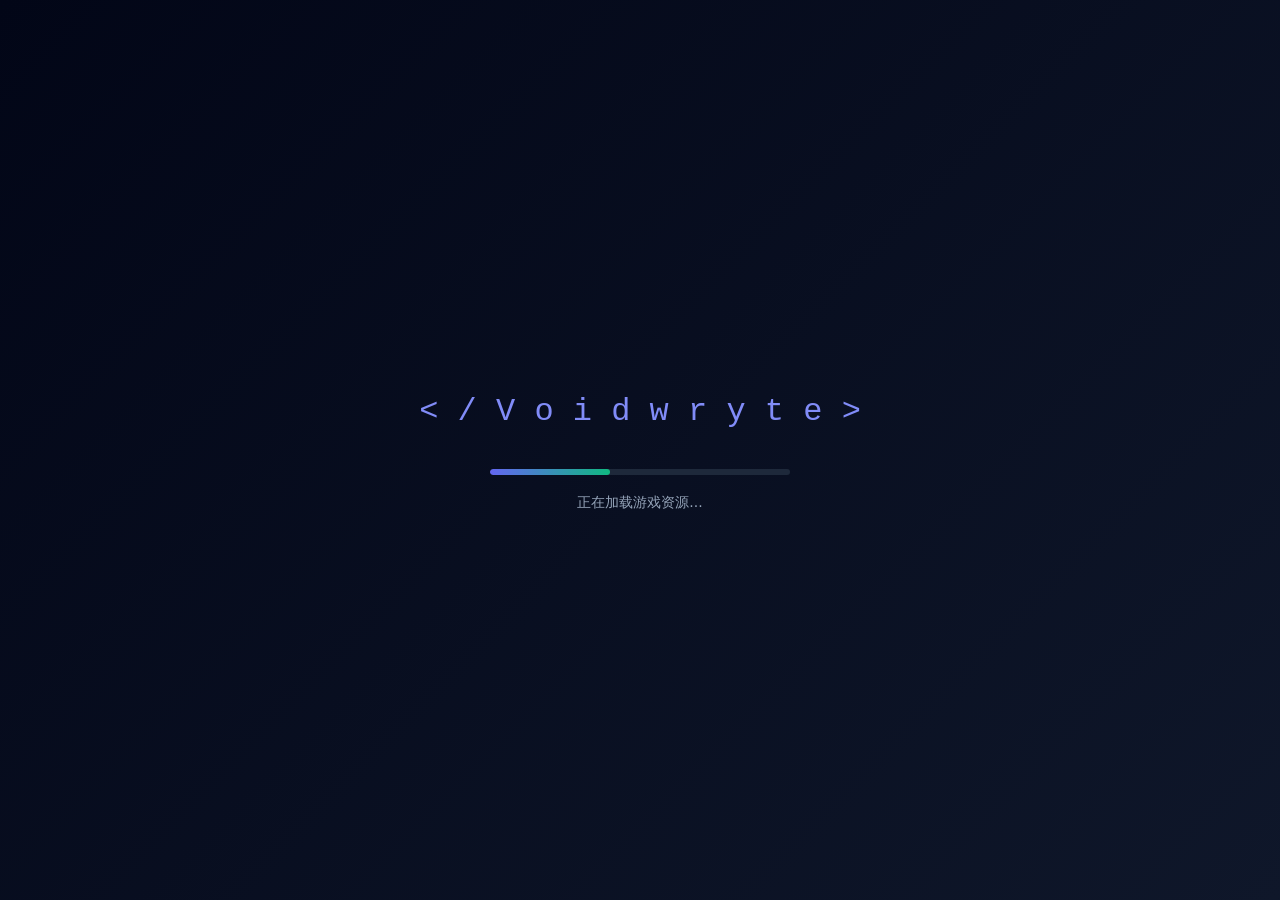
<file: index.html>
<!DOCTYPE html>
<html lang="zh-CN">
<head>
    <meta charset="UTF-8">
    <meta name="viewport" content="width=device-width, initial-scale=1.0">
    <title>Voidwryte - 编程主题休闲游戏</title>
    <link rel="manifest" href="manifest.json">
    <meta name="theme-color" content="#16213e">
    <meta name="description" content="一款面向零基础编程学习者的编程主题休闲游戏">
    <link rel="apple-touch-icon" href="data:image/svg+xml,<svg xmlns='http://www.w3.org/2000/svg' viewBox='0 0 512 512'><rect fill='%231a1a2e' width='512' height='512' rx='64'/><text x='256' y='320' font-size='280' text-anchor='middle' fill='%23e94560'>V</text></svg>">
    <link rel="stylesheet" href="style.css">
    <link rel="stylesheet" href="https://cdnjs.cloudflare.com/ajax/libs/font-awesome/6.5.1/css/all.min.css">
</head>
<body>
    <div id="loading-screen">
        <div class="loader-container">
            <div class="code-loader">
                <span class="code-char">&lt;</span>
                <span class="code-char">/</span>
                <span class="code-char">V</span>
                <span class="code-char">o</span>
                <span class="code-char">i</span>
                <span class="code-char">d</span>
                <span class="code-char">w</span>
                <span class="code-char">r</span>
                <span class="code-char">y</span>
                <span class="code-char">t</span>
                <span class="code-char">e</span>
                <span class="code-char">&gt;</span>
            </div>
            <div class="loading-bar-container">
                <div class="loading-bar" id="loading-bar"></div>
            </div>
            <p class="loading-text" id="loading-text">正在初始化开发环境...</p>
        </div>
    </div>

    <div id="main-menu" class="hidden">
        <div class="background-effects">
            <div class="matrix-rain" id="matrix-rain"></div>
            <div class="floating-code">
                <span class="code-snippet">{ }</span>
                <span class="code-snippet">&lt;/&gt;</span>
                <span class="code-snippet">( )</span>
                <span class="code-snippet">[ ]</span>
                <span class="code-snippet">=&gt;</span>
                <span class="code-snippet">++</span>
                <span class="code-snippet">/* */</span>
                <span class="code-snippet">===</span>
            </div>
        </div>

        <header class="game-header">
            <div class="logo-container">
                <div class="logo-icon">
                    <i class="fas fa-code"></i>
                </div>
                <h1 class="game-title">Voidwryte</h1>
                <p class="game-subtitle">编程主题休闲游戏</p>
            </div>
        </header>

        <main class="menu-content">
            <section class="intro-section">
                <div class="intro-card">
                    <div class="intro-icon">
                        <i class="fas fa-laptop-code"></i>
                    </div>
                    <h2>欢迎来到编程世界</h2>
                    <p>通过游戏化方式学习编程知识，从制作网站到开发APP，开启你的编程之旅</p>
                    <div class="feature-tags">
                        <span class="tag"><i class="fas fa-graduation-cap"></i> 新手友好</span>
                        <span class="tag"><i class="fas fa-gamepad"></i> 游戏化学习</span>
                        <span class="tag"><i class="fas fa-trophy"></i> 丰富奖励</span>
                    </div>
                </div>
            </section>

            <section class="menu-buttons">
                <button class="menu-btn primary-btn" id="btn-start-game">
                    <span class="btn-icon"><i class="fas fa-play"></i></span>
                    <span class="btn-text">开始游戏</span>
                </button>
                <button class="menu-btn secondary-btn" id="btn-tutorial">
                    <span class="btn-icon"><i class="fas fa-book-open"></i></span>
                    <span class="btn-text">新手引导</span>
                </button>
                <button class="menu-btn secondary-btn" id="btn-levels">
                    <span class="btn-icon"><i class="fas fa-layer-group"></i></span>
                    <span class="btn-text">关卡选择</span>
                </button>
                <button class="menu-btn secondary-btn" id="btn-rewards">
                    <span class="btn-icon"><i class="fas fa-gift"></i></span>
                    <span class="btn-text">奖励任务</span>
                </button>
                <button class="menu-btn secondary-btn" id="btn-profile">
                    <span class="btn-icon"><i class="fas fa-user"></i></span>
                    <span class="btn-text">个人中心</span>
                </button>
                <div class="secondary-buttons-row">
                    <button class="menu-btn small-btn" id="btn-leaderboard">
                        <span class="btn-icon"><i class="fas fa-crown"></i></span>
                        <span class="btn-text">排行榜</span>
                    </button>
                    <button class="menu-btn small-btn" id="btn-settings">
                        <span class="btn-icon"><i class="fas fa-cog"></i></span>
                        <span class="btn-text">设置</span>
                    </button>
                </div>
            </section>

            <section class="game-stats" id="game-stats">
                <div class="stat-item">
                    <i class="fas fa-layer-group"></i>
                    <span class="stat-value" id="stat-levels-completed">0</span>
                    <span class="stat-label">已通关关卡</span>
                </div>
                <div class="stat-item">
                    <i class="fas fa-star"></i>
                    <span class="stat-value" id="stat-total-score">0</span>
                    <span class="stat-label">总积分</span>
                </div>
                <div class="stat-item">
                    <i class="fas fa-medal"></i>
                    <span class="stat-value" id="stat-achievements">0</span>
                    <span class="stat-label">成就徽章</span>
                </div>
            </section>
        </main>

        <footer class="game-footer">
            <p>Voidwryte v1.0 | 让编程变得有趣</p>
        </footer>
    </div>

    <div id="notification-container"></div>

    <script src="script.js"></script>
    <script>
        document.addEventListener('DOMContentLoaded', function() {
            GameLoader.init();
        });
    </script>
</body>
</html>
</file>
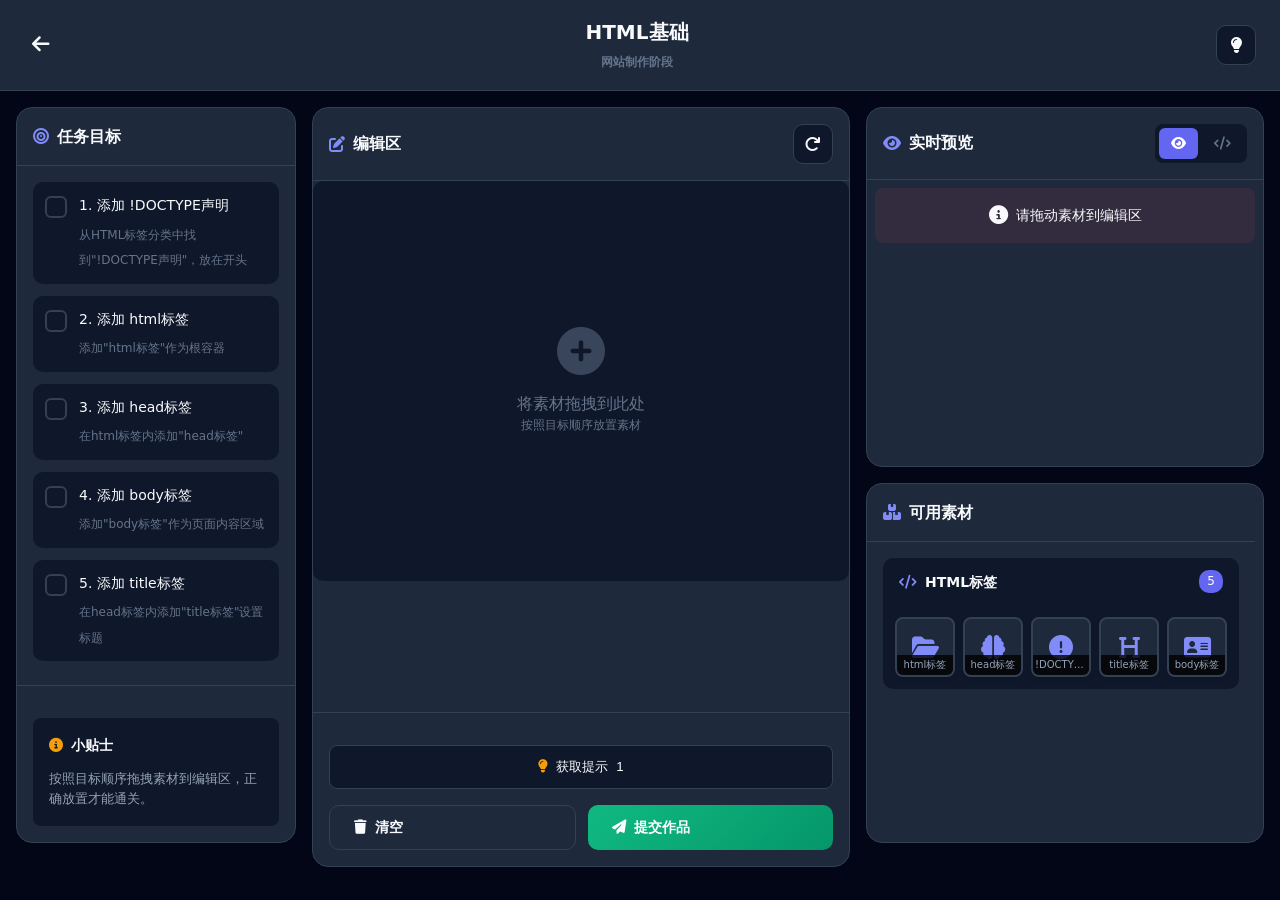
<file: game.html>
<!DOCTYPE html>
<html lang="zh-CN">
<head>
    <meta charset="UTF-8">
    <meta name="viewport" content="width=device-width, initial-scale=1.0">
    <title>游戏进行中 - Voidwryte</title>
    <link rel="stylesheet" href="style.css">
    <link rel="stylesheet" href="https://cdnjs.cloudflare.com/ajax/libs/font-awesome/6.5.1/css/all.min.css">
</head>
<body>
    <div class="page-container">
        <header class="page-header">
            <button class="back-btn" onclick="Game.navigateTo('levels.html')">
                <i class="fas fa-arrow-left"></i>
            </button>
            <div style="text-align: center;">
                <h1 class="page-title" id="current-level-name">关卡名称</h1>
                <span class="page-title" style="font-size: 0.75rem; color: var(--text-muted);" id="current-level-phase">网站制作阶段</span>
            </div>
            <div class="page-actions">
                <button class="icon-btn" title="提示次数" onclick="showHintsInfo()">
                    <i class="fas fa-lightbulb"></i>
                </button>
            </div>
        </header>

        <main class="page-content game-main-content">
            <div class="game-layout">
                <div class="game-panel objectives-panel" id="objectives-panel">
                    <div class="panel-header">
                        <div class="panel-title">
                            <i class="fas fa-bullseye"></i>
                            <span>任务目标</span>
                        </div>
                    </div>
                    <div class="panel-content scrollable-panel">
                        <div class="objectives-list" id="objectives-list">
                        </div>
                    </div>
                    <div class="panel-footer">
                        <div class="tips-panel">
                            <div class="tips-title">
                                <i class="fas fa-info-circle"></i>
                                <span>小贴士</span>
                            </div>
                            <div class="tips-content">
                                按照目标顺序拖拽素材到编辑区，正确放置才能通关。
                            </div>
                        </div>
                    </div>
                </div>

                <div class="game-panel editor-panel" id="editor-panel">
                    <div class="panel-header">
                        <div class="panel-title">
                            <i class="fas fa-edit"></i>
                            <span>编辑区</span>
                        </div>
                        <button class="icon-btn" id="reset-btn" title="重置编辑">
                            <i class="fas fa-redo"></i>
                        </button>
                    </div>
                    <div class="panel-content scrollable-panel" style="padding: 0;">
                        <div class="editor-area" id="editor-area">
                            <div class="drop-zone" id="editor-drop-zone">
                                <div class="editor-placeholder">
                                    <i class="fas fa-plus-circle"></i>
                                    <p>将素材拖拽到此处</p>
                                    <p style="font-size: 0.75rem;">按照目标顺序放置素材</p>
                                </div>
                            </div>
                        </div>
                    </div>
                    <div class="panel-footer">
                        <div class="hint-section">
                            <button class="hint-btn" id="hint-btn">
                                <i class="fas fa-lightbulb"></i>
                                <span>获取提示</span>
                                <span id="hints-remaining-inline">(剩余 <span id="hints-remaining">1</span> 次)</span>
                            </button>
                            <div class="hint-content" id="hint-content">
                                <div class="hint-header">
                                    <span class="hint-label"><i class="fas fa-lightbulb"></i> 提示</span>
                                    <button class="hint-close-btn" id="close-hint-btn"><i class="fas fa-times"></i></button>
                                </div>
                                <p id="hint-text">提示内容将在此处显示...</p>
                            </div>
                        </div>
                        <div class="game-controls">
                            <button class="btn btn-secondary" id="reset-editor-btn">
                                <i class="fas fa-trash"></i> 清空
                            </button>
                            <button class="btn btn-success" id="submit-btn">
                                <i class="fas fa-paper-plane"></i> 提交作品
                            </button>
                        </div>
                    </div>
                </div>

                <div class="right-panel-container">
                    <div class="game-panel preview-panel" id="preview-panel">
                        <div class="panel-header">
                            <div class="panel-title">
                                <i class="fas fa-eye"></i>
                                <span id="preview-title">实时预览</span>
                            </div>
                            <div class="preview-toggle">
                                <button class="preview-toggle-btn active" id="btn-preview-view" title="预览模式">
                                    <i class="fas fa-eye"></i>
                                </button>
                                <button class="preview-toggle-btn" id="btn-code-view" title="代码模式">
                                    <i class="fas fa-code"></i>
                                </button>
                            </div>
                        </div>
                        <div class="panel-content scrollable-panel" style="padding: 0.5rem;">
                            <div class="preview-frame" id="preview-frame-container">
                                <iframe class="preview-iframe" id="preview-iframe"></iframe>
                            </div>
                            <div class="code-view-container" id="code-view-container" style="display: none;">
                                <pre class="code-display" id="code-display"></pre>
                            </div>
                            <div class="preview-warning" id="preview-warning" style="display: none;">
                                <i class="fas fa-info-circle"></i>
                                <span>请拖动素材到编辑区</span>
                            </div>
                        </div>
                    </div>

                    <div class="game-panel materials-panel" id="materials-panel">
                        <div class="panel-header">
                            <div class="panel-title">
                                <i class="fas fa-boxes"></i>
                                <span>可用素材</span>
                            </div>
                        </div>
                        <div class="panel-content scrollable-panel">
                            <div class="material-categories" id="material-categories">
                            </div>
                        </div>
                    </div>
                </div>
            </div>
        </main>
    </div>

    <div id="notification-container"></div>

    <script src="script.js"></script>
</body>
</html>
</file>
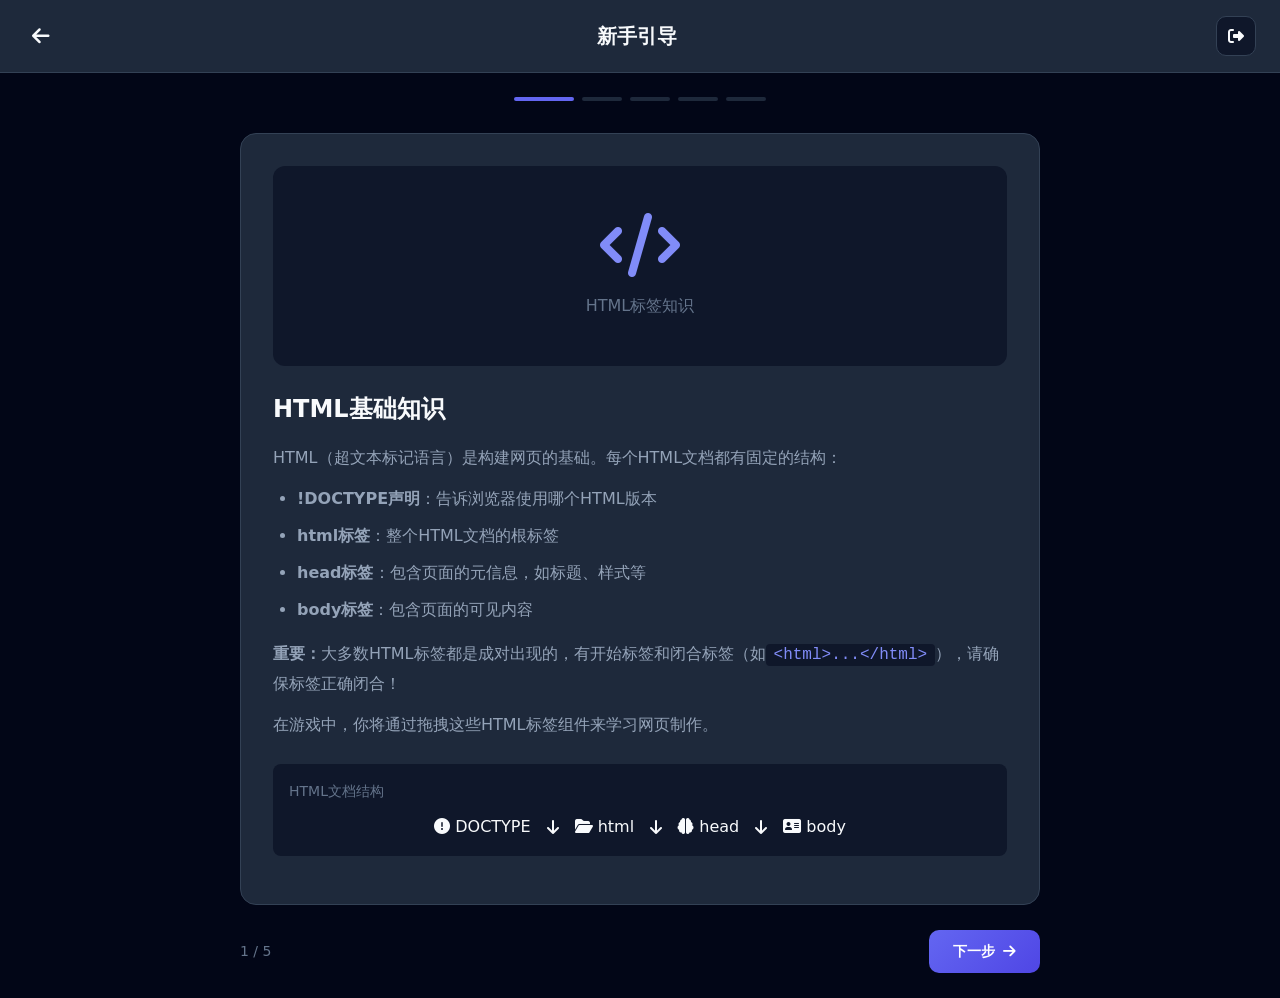
<file: guide.html>
<!DOCTYPE html>
<html lang="zh-CN">
<head>
    <meta charset="UTF-8">
    <meta name="viewport" content="width=device-width, initial-scale=1.0">
    <title>新手引导 - Voidwryte</title>
    <link rel="stylesheet" href="style.css">
    <link rel="stylesheet" href="https://cdnjs.cloudflare.com/ajax/libs/font-awesome/6.5.1/css/all.min.css">
</head>
<body>
    <div class="page-container">
        <header class="page-header">
            <button class="back-btn" id="guide-back">
                <i class="fas fa-arrow-left"></i>
            </button>
            <h1 class="page-title">新手引导</h1>
            <div class="page-actions">
                <button class="icon-btn" id="guide-skip">
                    <i class="fas fa-sign-out-alt"></i>
                </button>
            </div>
        </header>

        <main class="page-content">
            <div class="guide-container">
                <div class="guide-progress">
                    <div class="guide-step-indicator active"></div>
                    <div class="guide-step-indicator"></div>
                    <div class="guide-step-indicator"></div>
                    <div class="guide-step-indicator"></div>
                    <div class="guide-step-indicator"></div>
                </div>

                <div class="guide-step active" data-step="1">
                    <div class="guide-card">
                        <div class="guide-image">
                            <div class="guide-image-placeholder">
                                <i class="fas fa-code"></i>
                                <p>HTML标签知识</p>
                            </div>
                        </div>
                        <h2 class="guide-title">HTML基础知识</h2>
                        <div class="guide-description">
                            <p>HTML（超文本标记语言）是构建网页的基础。每个HTML文档都有固定的结构：</p>
                            <ul>
                                <li><strong>!DOCTYPE声明</strong>：告诉浏览器使用哪个HTML版本</li>
                                <li><strong>html标签</strong>：整个HTML文档的根标签</li>
                                <li><strong>head标签</strong>：包含页面的元信息，如标题、样式等</li>
                                <li><strong>body标签</strong>：包含页面的可见内容</li>
                            </ul>
                            <p><strong>重要：</strong>大多数HTML标签都是成对出现的，有开始标签和闭合标签（如<code>&lt;html&gt;...&lt;/html&gt;</code>），请确保标签正确闭合！</p>
                            <p>在游戏中，你将通过拖拽这些HTML标签组件来学习网页制作。</p>
                        </div>
                        <div class="guide-demo">
                            <div class="guide-demo-title">HTML文档结构</div>
                            <div class="guide-demo-content">
                                <div class="guide-demo-item">
                                    <i class="fas fa-exclamation-circle"></i>
                                    <span>DOCTYPE</span>
                                </div>
                                <i class="fas fa-arrow-down"></i>
                                <div class="guide-demo-item">
                                    <i class="fas fa-folder-open"></i>
                                    <span>html</span>
                                </div>
                                <i class="fas fa-arrow-down"></i>
                                <div class="guide-demo-item">
                                    <i class="fas fa-brain"></i>
                                    <span>head</span>
                                </div>
                                <i class="fas fa-arrow-down"></i>
                                <div class="guide-demo-item">
                                    <i class="fas fa-address-card"></i>
                                    <span>body</span>
                                </div>
                            </div>
                        </div>
                    </div>
                </div>

                <div class="guide-step" data-step="2">
                    <div class="guide-card">
                        <div class="guide-image">
                            <div class="guide-image-placeholder">
                                <i class="fas fa-layer-group"></i>
                                <p>head标签详解</p>
                            </div>
                        </div>
                        <h2 class="guide-title">head标签的内容</h2>
                        <div class="guide-description">
                            <p>head标签包含页面的元信息，虽然在页面上看不到，但非常重要：</p>
                            <ul>
                                <li><strong>title标签</strong>：设置页面标题，显示在浏览器标签上</li>
                                <li><strong>meta标签</strong>：设置字符编码等元信息</li>
                                <li><strong>style标签</strong>：编写CSS样式</li>
                                <li><strong>link标签</strong>：引入外部CSS文件</li>
                                <li><strong>script标签</strong>：引入或编写JavaScript代码</li>
                            </ul>
                            <p>在关卡中，你将学会如何正确使用这些标签。</p>
                        </div>
                        <div class="guide-demo">
                            <div class="guide-demo-title">常用head标签</div>
                            <div class="guide-demo-content">
                                <div class="guide-demo-item">
                                    <i class="fas fa-heading"></i>
                                    <span>title</span>
                                </div>
                                <div class="guide-demo-item">
                                    <i class="fas fa-keyboard"></i>
                                    <span>meta</span>
                                </div>
                                <div class="guide-demo-item">
                                    <i class="fas fa-palette"></i>
                                    <span>style</span>
                                </div>
                                <div class="guide-demo-item">
                                    <i class="fas fa-terminal"></i>
                                    <span>script</span>
                                </div>
                            </div>
                        </div>
                    </div>
                </div>

                <div class="guide-step" data-step="3">
                    <div class="guide-card">
                        <div class="guide-image">
                            <div class="guide-image-placeholder">
                                <i class="fas fa-gamepad"></i>
                                <p>游戏界面说明</p>
                            </div>
                        </div>
                        <h2 class="guide-title">游戏界面介绍</h2>
                        <div class="guide-description">
                            <p>每个关卡的游戏界面包含以下区域：</p>
                            <ul>
                                <li><strong>目标区</strong>：显示当前关卡需要完成的目标任务</li>
                                <li><strong>素材区</strong>：提供各种可拖拽的素材组件，包括HTML标签</li>
                                <li><strong>编辑区</strong>：将素材按正确顺序拖拽到这里</li>
                                <li><strong>预览区</strong>：实时查看编辑成果</li>
                                <li><strong>提示区</strong>：当遇到困难时可以获取提示</li>
                            </ul>
                            <p>按照目标顺序拖拽素材到编辑区，顺序很重要！完成任务后点击提交按钮。</p>
                        </div>
                        <div class="guide-demo">
                            <div class="guide-demo-title">操作流程</div>
                            <div class="guide-demo-content">
                                <div class="guide-demo-item">
                                    <i class="fas fa-images"></i>
                                    <span>选择素材</span>
                                </div>
                                <i class="fas fa-arrow-right"></i>
                                <div class="guide-demo-item">
                                    <i class="fas fa-hand-rock"></i>
                                    <span>按顺序拖拽</span>
                                </div>
                                <i class="fas fa-arrow-right"></i>
                                <div class="guide-demo-item">
                                    <i class="fas fa-eye"></i>
                                    <span>预览效果</span>
                                </div>
                            </div>
                        </div>
                    </div>
                </div>

                <div class="guide-step" data-step="4">
                    <div class="guide-card">
                        <div class="guide-image">
                            <div class="guide-image-placeholder">
                                <i class="fas fa-gift"></i>
                                <p>奖励系统说明</p>
                            </div>
                        </div>
                        <h2 class="guide-title">关卡系统与奖励</h2>
                        <div class="guide-description">
                            <p>游戏分为三大阶段，共15个关卡：</p>
                            <ul>
                                <li><strong>网站制作阶段</strong>：学习HTML/CSS基础，制作各类网站</li>
                                <li><strong>Electron APP制作阶段</strong>：使用Electron框架开发桌面应用</li>
                                <li><strong>.NET APP制作阶段</strong>：使用.NET技术开发Windows应用</li>
                            </ul>
                            <p>完成关卡可以获得积分、经验值、解锁新素材！完美通关（顺序完全正确）可获得额外奖励。</p>
                        </div>
                        <div class="guide-demo">
                            <div class="guide-demo-title">奖励类型</div>
                            <div class="guide-demo-content">
                                <div class="guide-demo-item">
                                    <i class="fas fa-coins"></i>
                                    <span>积分</span>
                                </div>
                                <div class="guide-demo-item">
                                    <i class="fas fa-bolt"></i>
                                    <span>经验</span>
                                </div>
                                <div class="guide-demo-item">
                                    <i class="fas fa-images"></i>
                                    <span>素材</span>
                                </div>
                                <div class="guide-demo-item">
                                    <i class="fas fa-medal"></i>
                                    <span>徽章</span>
                                </div>
                            </div>
                        </div>
                    </div>
                </div>

                <div class="guide-step" data-step="5">
                    <div class="guide-card">
                        <div class="guide-image">
                            <div class="guide-image-placeholder">
                                <i class="fas fa-rocket"></i>
                                <p>开始冒险</p>
                            </div>
                        </div>
                        <h2 class="guide-title">准备开始</h2>
                        <div class="guide-description">
                            <p>你已经了解了HTML基础知识和游戏玩法。现在让我们开始编程冒险吧！</p>
                            <p><strong>重要提示：</strong></p>
                            <ul>
                                <li>HTML文档有严格的顺序，必须按正确顺序放置标签</li>
                                <li>从!DOCTYPE开始，然后是html、head、body</li>
                                <li>每个关卡的目标都会告诉你需要使用哪些标签</li>
                                <li>如果遇到困难，可以使用提示功能获取帮助</li>
                            </ul>
                            <p>按照关卡顺序逐步完成，你将掌握HTML、CSS和更多编程知识！</p>
                        </div>
                        <div class="guide-demo">
                            <div class="guide-demo-title">准备好了吗？</div>
                            <div class="guide-demo-content">
                                <div class="guide-demo-item ready">
                                    <i class="fas fa-check"></i>
                                    <span>开始学习！</span>
                                </div>
                            </div>
                        </div>
                    </div>
                </div>

                <div class="guide-step" id="electron-tutorial" style="display: none;">
                    <div class="guide-card">
                        <div class="guide-image">
                            <div class="guide-image-placeholder">
                                <i class="fas fa-desktop"></i>
                                <p>Electron开发</p>
                            </div>
                        </div>
                        <h2 class="guide-title">欢迎来到 Electron APP 制作阶段</h2>
                        <div class="guide-description">
                            <p>Electron是一个使用HTML、CSS和JavaScript构建跨平台桌面应用的框架。</p>
                            <p>在这个阶段，你将学习：</p>
                            <ul>
                                <li><strong>桌面应用结构</strong>：HTML页面作为应用界面</li>
                                <li><strong>主进程与渲染进程</strong>：Electron的核心概念</li>
                                <li><strong>原生API调用</strong>：访问系统功能</li>
                                <li><strong>打包发布</strong>：将应用打包成可执行文件</li>
                            </ul>
                            <p>每个Electron应用都从HTML页面开始，所以你仍然需要先构建HTML结构！</p>
                        </div>
                        <div class="guide-demo">
                            <div class="guide-demo-title">Electron应用结构</div>
                            <div class="guide-demo-content">
                                <div class="guide-demo-item">
                                    <i class="fas fa-code"></i>
                                    <span>HTML页面</span>
                                </div>
                                <i class="fas fa-arrow-right"></i>
                                <div class="guide-demo-item">
                                    <i class="fas fa-desktop"></i>
                                    <span>桌面窗口</span>
                                </div>
                                <i class="fas fa-arrow-right"></i>
                                <div class="guide-demo-item">
                                    <i class="fas fa-cog"></i>
                                    <span>系统API</span>
                                </div>
                            </div>
                        </div>
                    </div>
                </div>

                <div class="guide-step" id="dotnet-tutorial" style="display: none;">
                    <div class="guide-card">
                        <div class="guide-image">
                            <div class="guide-image-placeholder">
                                <i class="fas fa-window-maximize"></i>
                                <p>.NET开发</p>
                            </div>
                        </div>
                        <h2 class="guide-title">欢迎来到 .NET APP 制作阶段</h2>
                        <div class="guide-description">
                            <p>.NET是微软推出的跨平台开发框架，用于构建高性能的Windows应用程序。</p>
                            <p>在这个阶段，你将学习：</p>
                            <ul>
                                <li><strong>Windows窗体应用</strong>：创建原生Windows界面</li>
                                <li><strong>控件布局</strong>：按钮、文本框、菜单等</li>
                                <li><strong>事件处理</strong>：响应用户操作</li>
                                <li><strong>数据绑定</strong>：连接数据源</li>
                            </ul>
                            <p>虽然是.NET应用，但界面仍然使用HTML/CSS基础！</p>
                        </div>
                        <div class="guide-demo">
                            <div class="guide-demo-title">.NET应用特点</div>
                            <div class="guide-demo-content">
                                <div class="guide-demo-item">
                                    <i class="fas fa-windows"></i>
                                    <span>Windows原生</span>
                                </div>
                                <div class="guide-demo-item">
                                    <i class="fas fa-shield-alt"></i>
                                    <span>高性能</span>
                                </div>
                                <div class="guide-demo-item">
                                    <i class="fas fa-gem"></i>
                                    <span>丰富控件</span>
                                </div>
                                <div class="guide-demo-item">
                                    <i class="fas fa-link"></i>
                                    <span>数据库集成</span>
                                </div>
                            </div>
                        </div>
                    </div>
                </div>

                <div class="guide-navigation">
                    <span class="guide-nav-info" id="guide-step-info">1 / 5</span>
                    <button class="btn btn-secondary" id="guide-prev" style="visibility: hidden;">
                        <i class="fas fa-arrow-left"></i> 上一步
                    </button>
                    <button class="btn btn-primary" id="guide-next">
                        下一步 <i class="fas fa-arrow-right"></i>
                    </button>
                </div>
            </div>
        </main>
    </div>

    <div id="notification-container"></div>

    <script src="script.js"></script>
    <script>
        document.addEventListener('DOMContentLoaded', function() {
            const backBtn = document.getElementById('guide-back');
            const skipBtn = document.getElementById('guide-skip');
            
            backBtn.addEventListener('click', function() {
                Game.navigateTo('index.html');
            });
            
            skipBtn.addEventListener('click', function() {
                GameStorage.updateUserData({ settings: { ...GameStorage.getUserData().settings, showTutorial: false } });
                Game.navigateTo('levels.html');
            });
            
            initGuidePage();
        });
    </script>
</body>
</html>
</file>
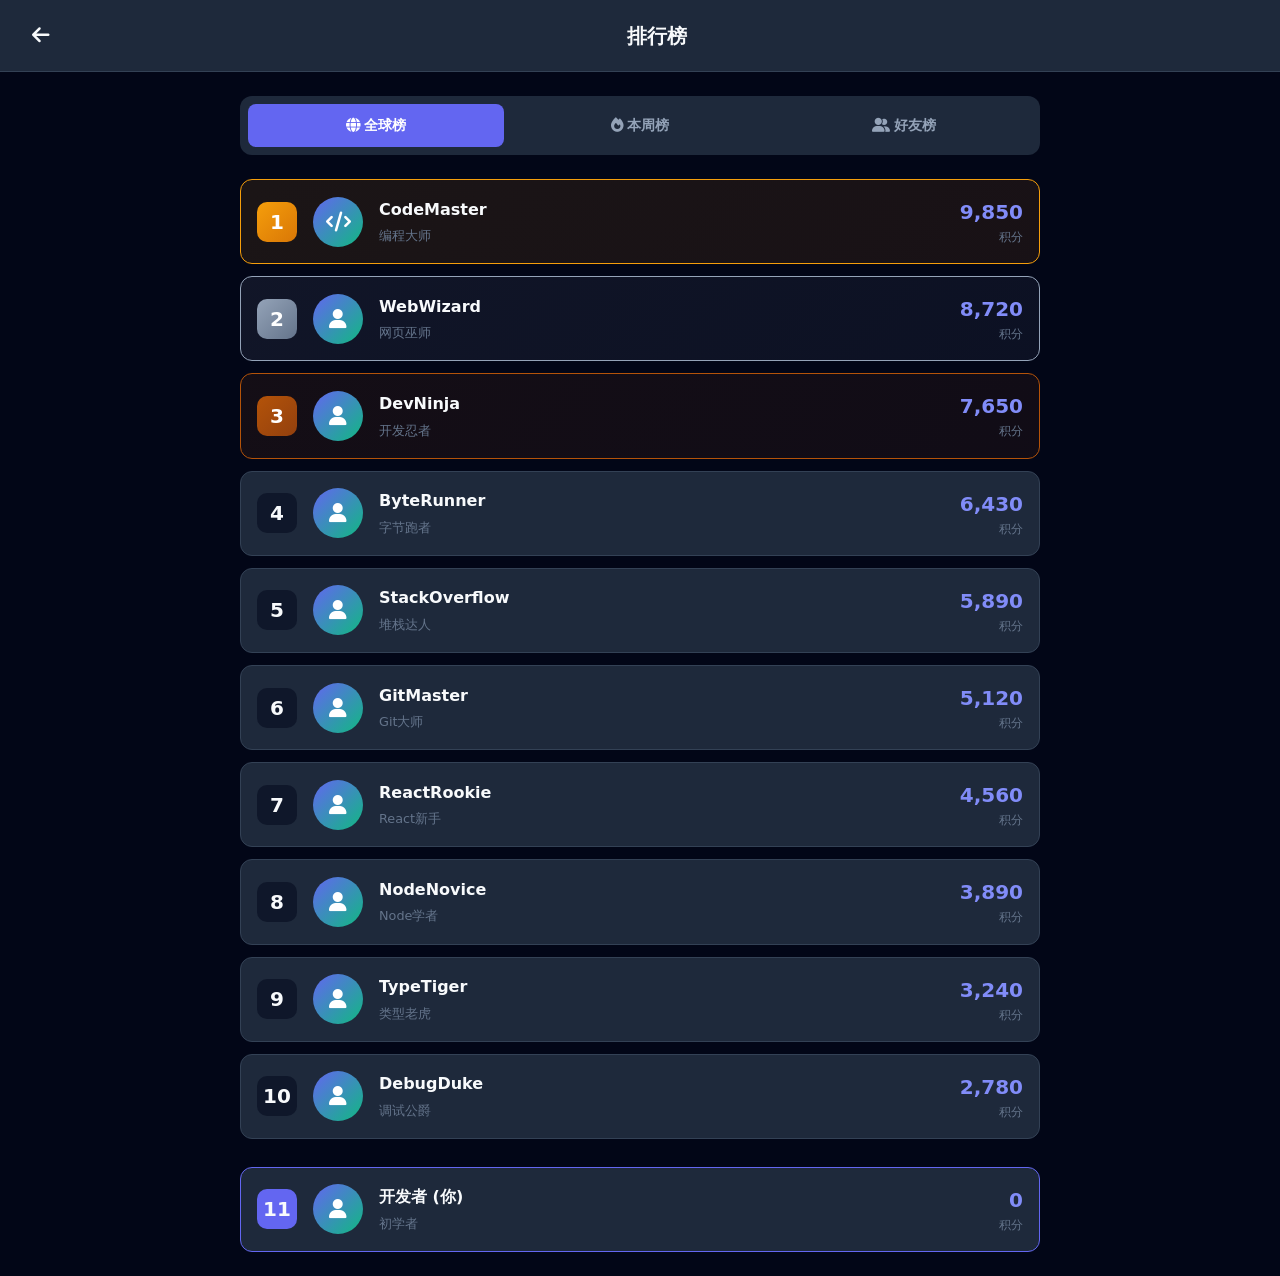
<file: leaderboard.html>
<!DOCTYPE html>
<html lang="zh-CN">
<head>
    <meta charset="UTF-8">
    <meta name="viewport" content="width=device-width, initial-scale=1.0">
    <title>排行榜 - Voidwryte</title>
    <link rel="stylesheet" href="style.css">
    <link rel="stylesheet" href="https://cdnjs.cloudflare.com/ajax/libs/font-awesome/6.5.1/css/all.min.css">
</head>
<body>
    <div class="page-container">
        <header class="page-header">
            <button class="back-btn" onclick="Game.navigateTo('index.html')">
                <i class="fas fa-arrow-left"></i>
            </button>
            <h1 class="page-title">排行榜</h1>
            <div class="page-actions">
            </div>
        </header>

        <main class="page-content">
            <div class="leaderboard-container">
                <div class="leaderboard-tabs">
                    <button class="leaderboard-tab active" data-tab="global">
                        <i class="fas fa-globe"></i> 全球榜
                    </button>
                    <button class="leaderboard-tab" data-tab="weekly">
                        <i class="fas fa-fire"></i> 本周榜
                    </button>
                    <button class="leaderboard-tab" data-tab="friends">
                        <i class="fas fa-user-friends"></i> 好友榜
                    </button>
                </div>

                <div class="leaderboard-list" id="leaderboard-list">
                </div>
            </div>
        </main>
    </div>

    <div id="notification-container"></div>

    <script src="script.js"></script>
    <script>
        document.addEventListener('DOMContentLoaded', function() {
            initLeaderboardPage();
        });
    </script>
</body>
</html>
</file>
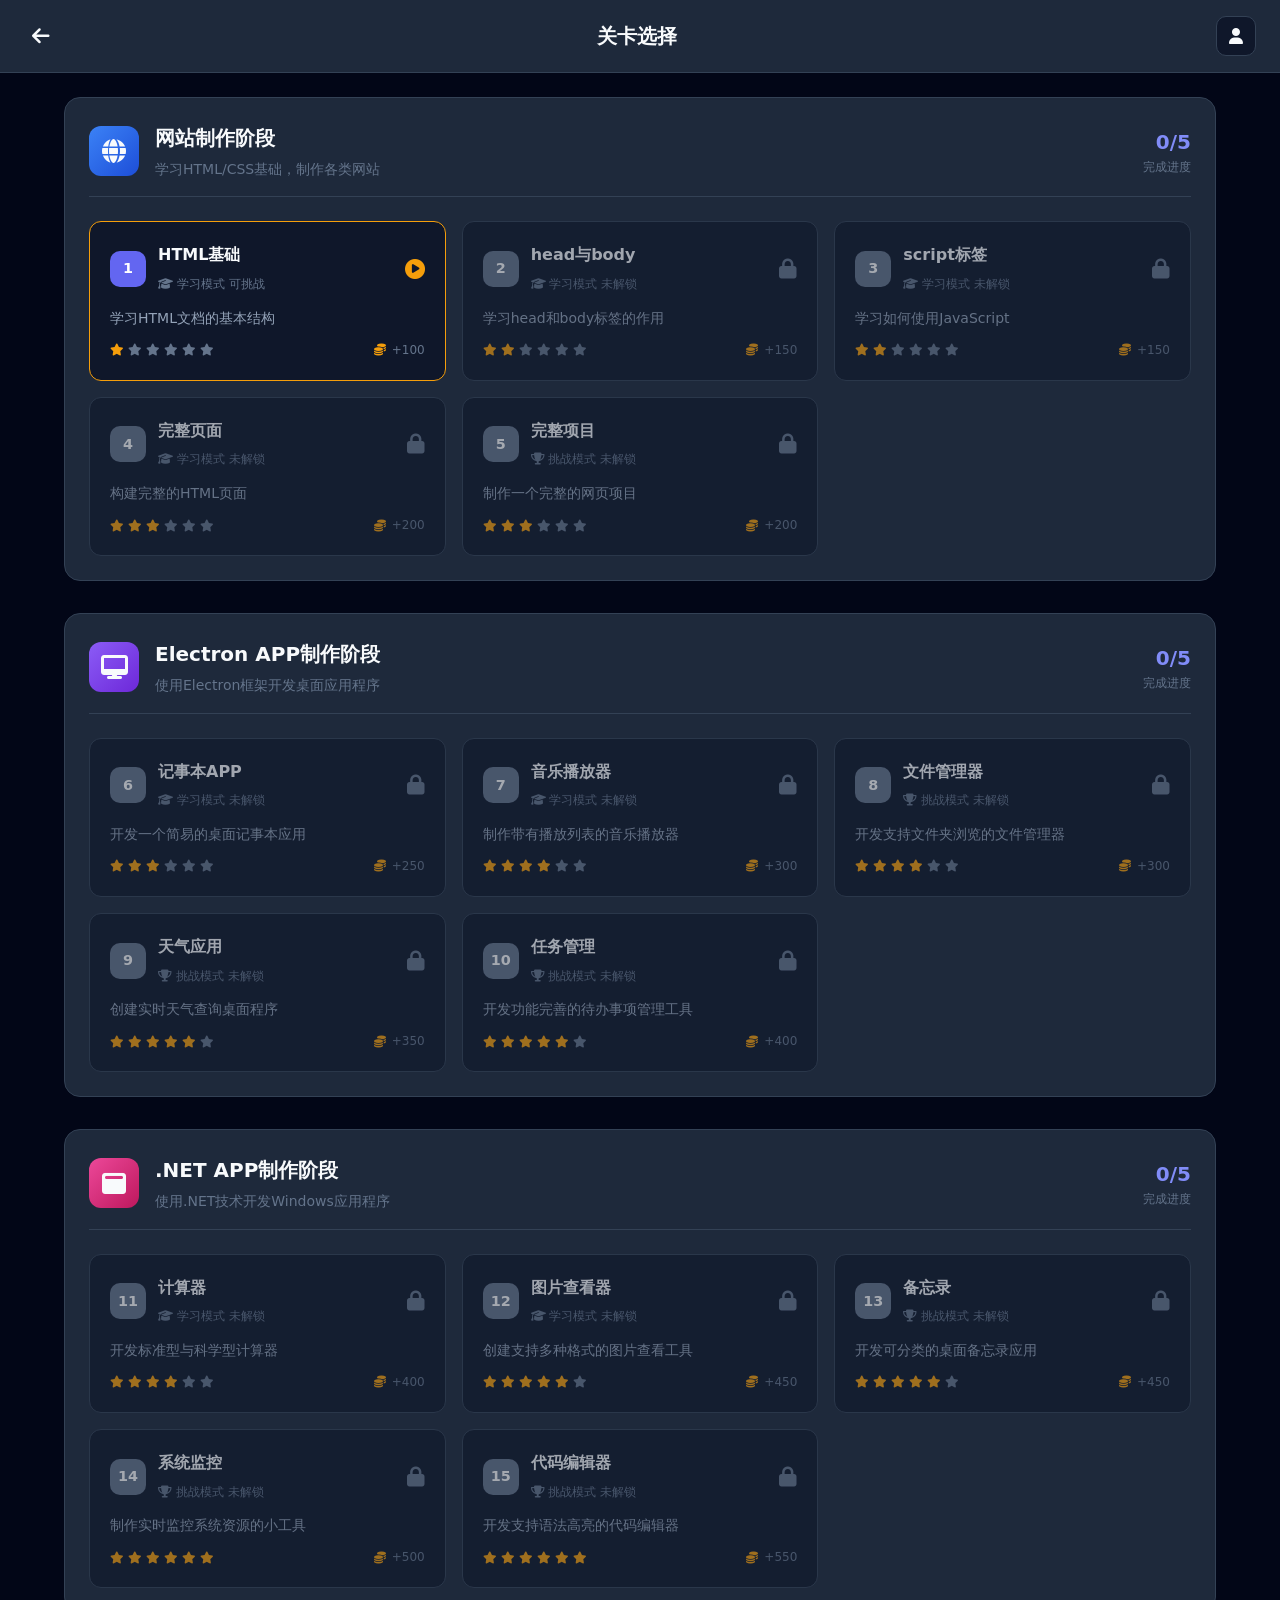
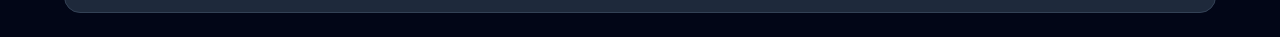
<file: levels.html>
<!DOCTYPE html>
<html lang="zh-CN">
<head>
    <meta charset="UTF-8">
    <meta name="viewport" content="width=device-width, initial-scale=1.0">
    <title>关卡选择 - Voidwryte</title>
    <link rel="stylesheet" href="style.css">
    <link rel="stylesheet" href="https://cdnjs.cloudflare.com/ajax/libs/font-awesome/6.5.1/css/all.min.css">
</head>
<body>
    <div class="page-container">
        <header class="page-header">
            <button class="back-btn" onclick="Game.navigateTo('index.html')">
                <i class="fas fa-arrow-left"></i>
            </button>
            <h1 class="page-title">关卡选择</h1>
            <div class="page-actions">
                <button class="icon-btn" onclick="Game.navigateTo('profile.html')">
                    <i class="fas fa-user"></i>
                </button>
            </div>
        </header>

        <main class="page-content">
            <div class="levels-container" id="levels-phases">
            </div>
        </main>
    </div>

    <div id="notification-container"></div>

    <script src="script.js"></script>
    <script>
        document.addEventListener('DOMContentLoaded', function() {
            initLevelsPage();
        });
    </script>
</body>
</html>
</file>
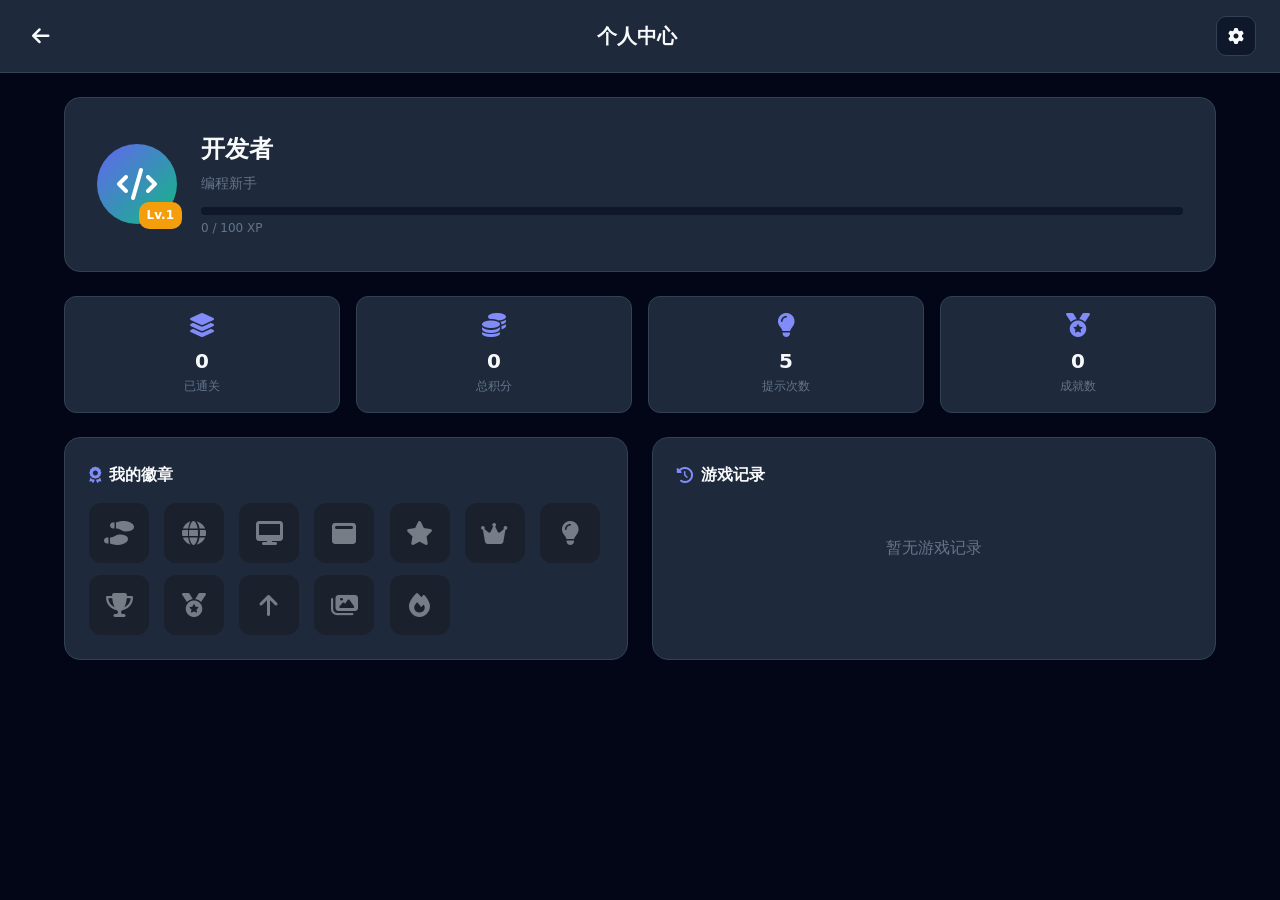
<file: profile.html>
<!DOCTYPE html>
<html lang="zh-CN">
<head>
    <meta charset="UTF-8">
    <meta name="viewport" content="width=device-width, initial-scale=1.0">
    <title>个人中心 - Voidwryte</title>
    <link rel="stylesheet" href="style.css">
    <link rel="stylesheet" href="https://cdnjs.cloudflare.com/ajax/libs/font-awesome/6.5.1/css/all.min.css">
</head>
<body>
    <div class="page-container">
        <header class="page-header">
            <button class="back-btn" onclick="Game.navigateTo('index.html')">
                <i class="fas fa-arrow-left"></i>
            </button>
            <h1 class="page-title">个人中心</h1>
            <div class="page-actions">
                <button class="icon-btn" onclick="Game.navigateTo('settings.html')">
                    <i class="fas fa-cog"></i>
                </button>
            </div>
        </header>

        <main class="page-content">
            <div class="profile-container">
                <div class="profile-header">
                    <div class="profile-avatar">
                        <i class="fas fa-code"></i>
                        <span class="profile-level-badge" id="profile-level">Lv.1</span>
                    </div>
                    <div class="profile-info">
                        <h2 class="profile-name" id="profile-name">开发者</h2>
                        <p class="profile-title" id="profile-title">编程新手</p>
                        <div class="profile-xp-bar">
                            <div class="profile-xp-fill" id="profile-xp-fill" style="width: 0%;"></div>
                        </div>
                        <p class="profile-xp-text" id="profile-xp-text">0 / 100 XP</p>
                    </div>
                </div>

                <div class="profile-stats-grid">
                    <div class="profile-stat-card">
                        <i class="fas fa-layer-group"></i>
                        <div class="profile-stat-value" id="stat-levels">0</div>
                        <div class="profile-stat-label">已通关</div>
                    </div>
                    <div class="profile-stat-card">
                        <i class="fas fa-coins"></i>
                        <div class="profile-stat-value" id="stat-score">0</div>
                        <div class="profile-stat-label">总积分</div>
                    </div>
                    <div class="profile-stat-card">
                        <i class="fas fa-lightbulb"></i>
                        <div class="profile-stat-value" id="stat-hints">5</div>
                        <div class="profile-stat-label">提示次数</div>
                    </div>
                    <div class="profile-stat-card">
                        <i class="fas fa-medal"></i>
                        <div class="profile-stat-value" id="stat-achievements-count">0</div>
                        <div class="profile-stat-label">成就数</div>
                    </div>
                </div>

                <div class="profile-content">
                    <section class="profile-section">
                        <h3 class="profile-section-title">
                            <i class="fas fa-award"></i>
                            <span>我的徽章</span>
                        </h3>
                        <div class="badges-grid" id="badges-grid">
                        </div>
                    </section>

                    <section class="profile-section">
                        <h3 class="profile-section-title">
                            <i class="fas fa-history"></i>
                            <span>游戏记录</span>
                        </h3>
                        <div class="history-list" id="history-list">
                        </div>
                    </section>
                </div>
            </div>
        </main>
    </div>

    <div id="notification-container"></div>

    <script src="script.js"></script>
    <script>
        document.addEventListener('DOMContentLoaded', function() {
            initProfilePage();
        });
    </script>
</body>
</html>
</file>
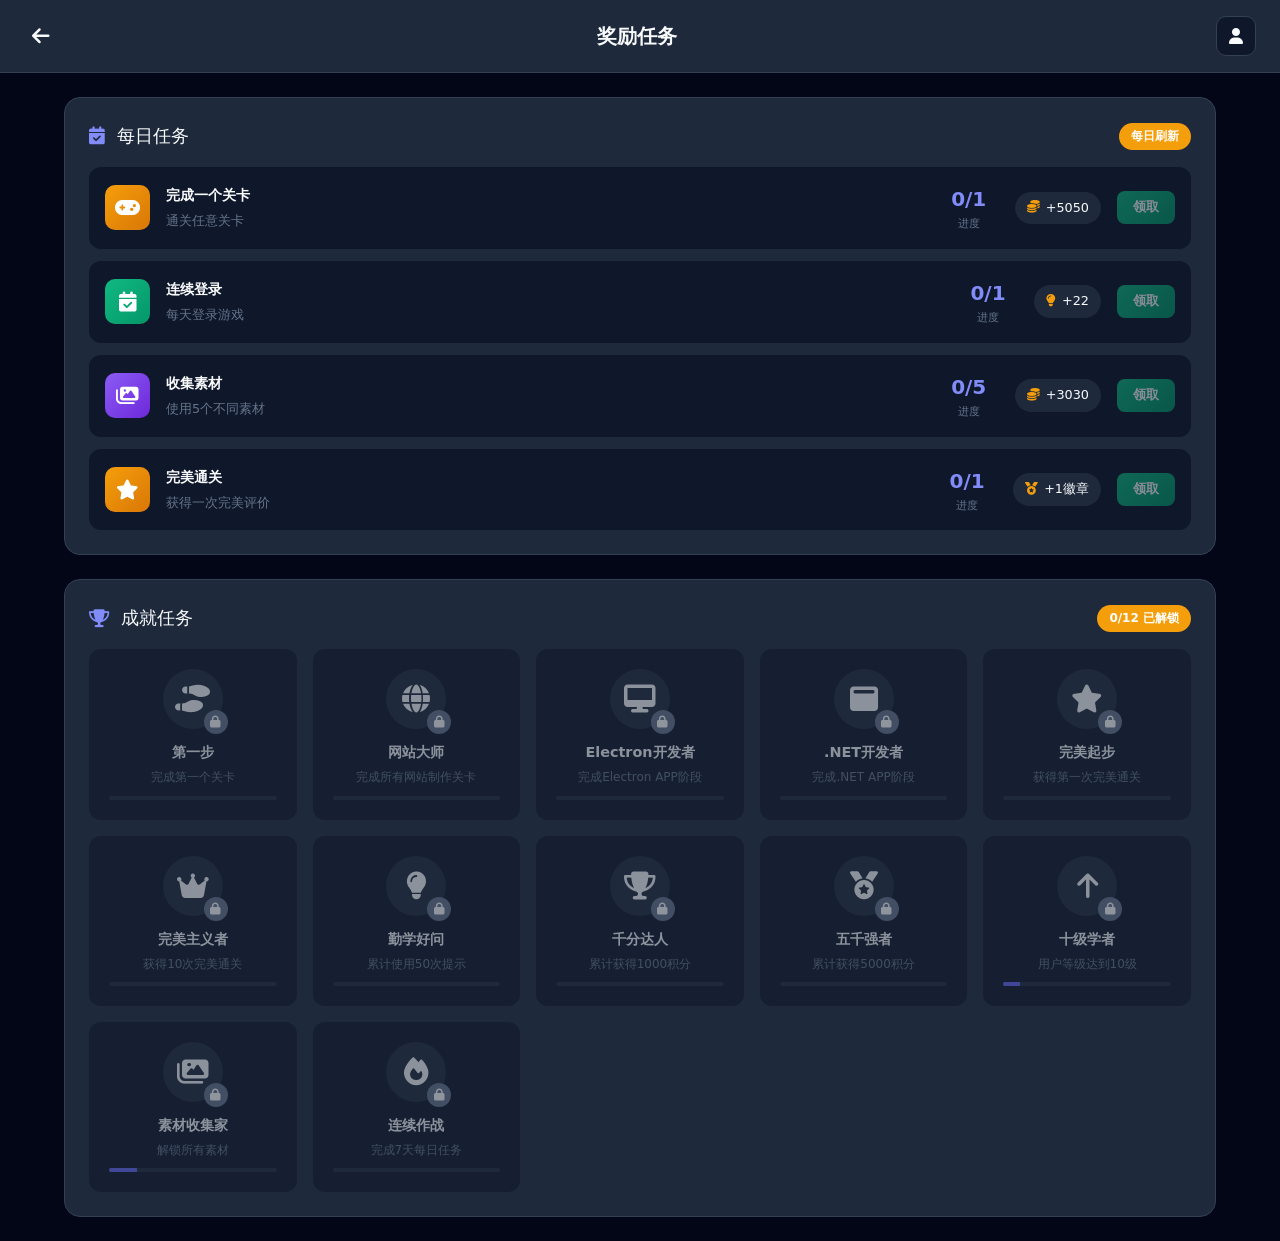
<file: rewards.html>
<!DOCTYPE html>
<html lang="zh-CN">
<head>
    <meta charset="UTF-8">
    <meta name="viewport" content="width=device-width, initial-scale=1.0">
    <title>奖励任务 - Voidwryte</title>
    <link rel="stylesheet" href="style.css">
    <link rel="stylesheet" href="https://cdnjs.cloudflare.com/ajax/libs/font-awesome/6.5.1/css/all.min.css">
</head>
<body>
    <div class="page-container">
        <header class="page-header">
            <button class="back-btn" onclick="Game.navigateTo('index.html')">
                <i class="fas fa-arrow-left"></i>
            </button>
            <h1 class="page-title">奖励任务</h1>
            <div class="page-actions">
                <button class="icon-btn" onclick="Game.navigateTo('profile.html')">
                    <i class="fas fa-user"></i>
                </button>
            </div>
        </header>

        <main class="page-content">
            <div class="rewards-container">
                <section class="reward-section">
                    <div class="section-header">
                        <div class="section-title">
                            <i class="fas fa-calendar-check"></i>
                            <span>每日任务</span>
                        </div>
                        <span class="section-badge">每日刷新</span>
                    </div>
                    <div class="daily-tasks-list" id="daily-tasks-list">
                    </div>
                </section>

                <section class="reward-section">
                    <div class="section-header">
                        <div class="section-title">
                            <i class="fas fa-trophy"></i>
                            <span>成就任务</span>
                        </div>
                        <span class="section-badge" id="achievements-count">0/12 已解锁</span>
                    </div>
                    <div class="achievements-grid" id="achievements-grid">
                    </div>
                </section>
            </div>
        </main>
    </div>

    <div id="notification-container"></div>

    <script src="script.js"></script>
    <script>
        document.addEventListener('DOMContentLoaded', function() {
            const userData = GameStorage.getUserData();
            document.getElementById('achievements-count').textContent = userData.achievements.length + '/12 已解锁';
            initRewardsPage();
        });
    </script>
</body>
</html>
</file>
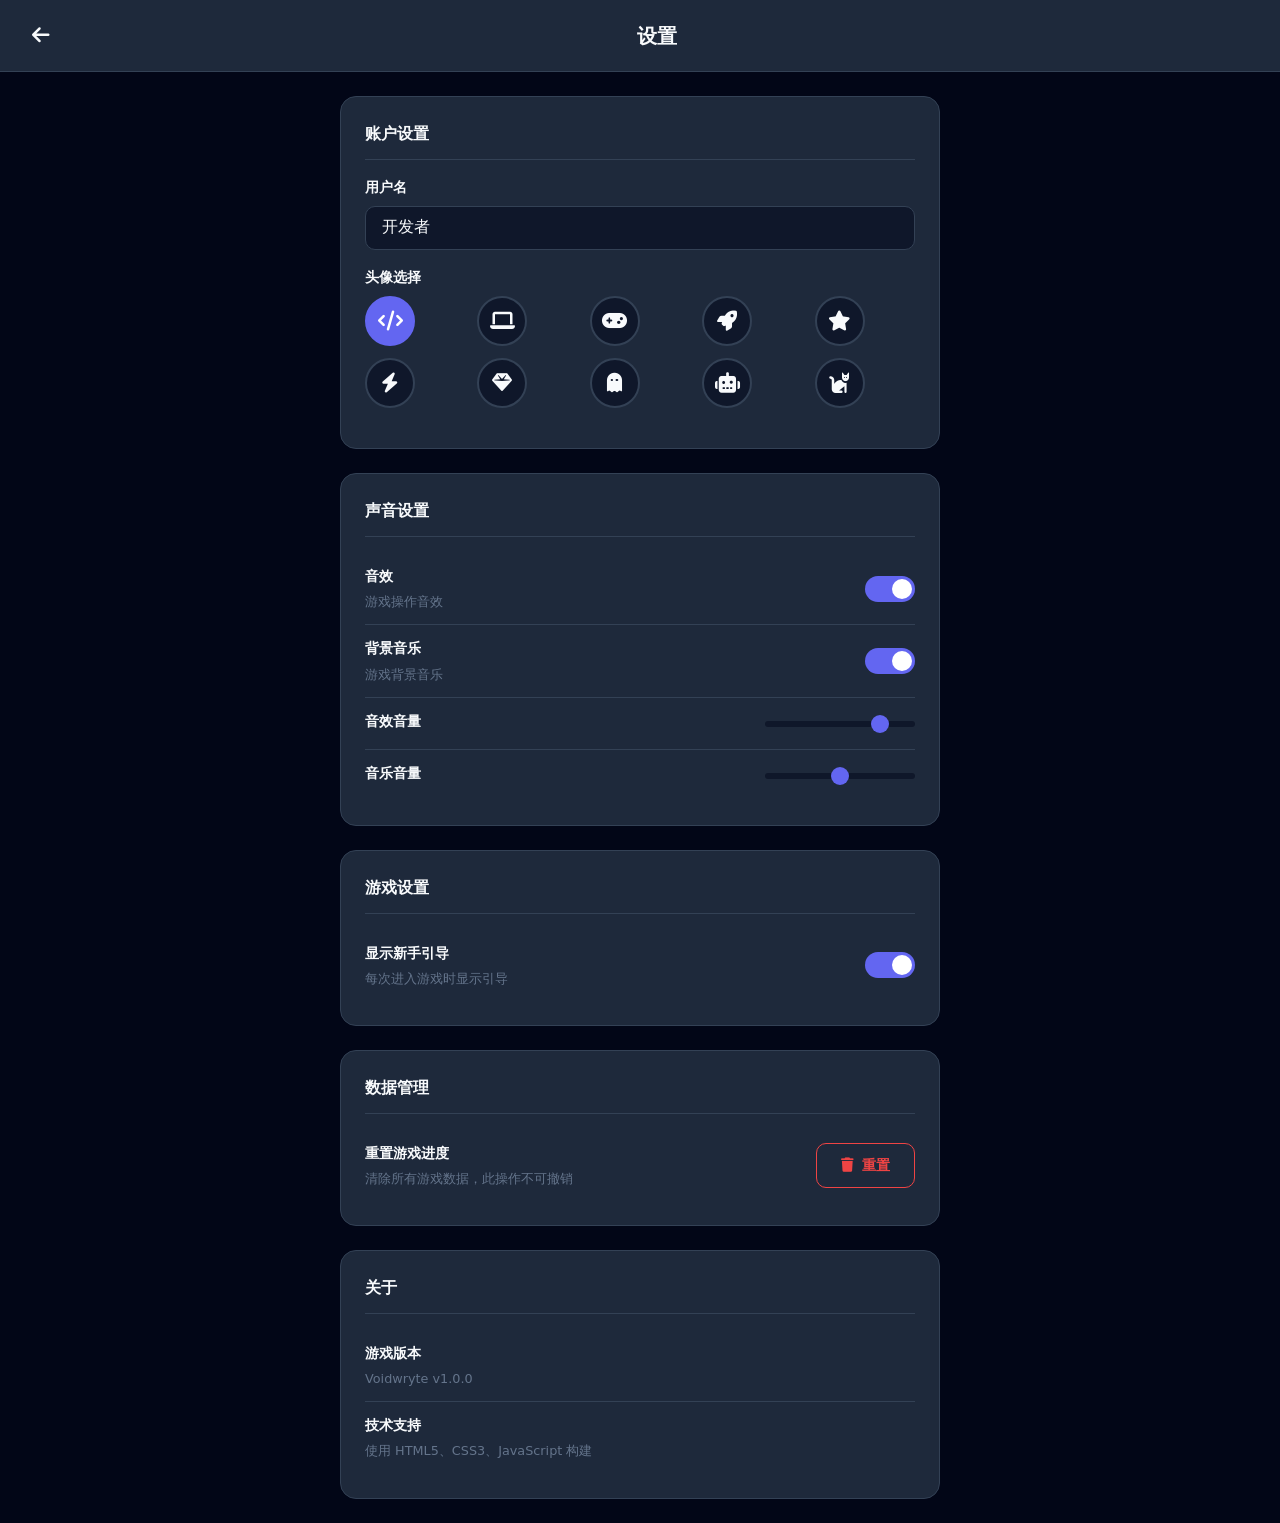
<file: settings.html>
<!DOCTYPE html>
<html lang="zh-CN">
<head>
    <meta charset="UTF-8">
    <meta name="viewport" content="width=device-width, initial-scale=1.0">
    <title>设置 - Voidwryte</title>
    <link rel="stylesheet" href="style.css">
    <link rel="stylesheet" href="https://cdnjs.cloudflare.com/ajax/libs/font-awesome/6.5.1/css/all.min.css">
</head>
<body>
    <div class="page-container">
        <header class="page-header">
            <button class="back-btn" onclick="Game.navigateTo('profile.html')">
                <i class="fas fa-arrow-left"></i>
            </button>
            <h1 class="page-title">设置</h1>
            <div class="page-actions">
            </div>
        </header>

        <main class="page-content">
            <div class="settings-container">
                <section class="settings-section">
                    <h3 class="settings-section-title">账户设置</h3>
                    
                    <div class="input-group">
                        <label class="input-label">用户名</label>
                        <input type="text" class="input-field" id="username-input" placeholder="请输入用户名" maxlength="20">
                    </div>
                    
                    <div class="input-group">
                        <label class="input-label">头像选择</label>
                        <div class="avatar-selector">
                            <div class="avatar-option" data-avatar="code">
                                <i class="fas fa-code"></i>
                            </div>
                            <div class="avatar-option" data-avatar="laptop">
                                <i class="fas fa-laptop"></i>
                            </div>
                            <div class="avatar-option" data-avatar="gamepad">
                                <i class="fas fa-gamepad"></i>
                            </div>
                            <div class="avatar-option" data-avatar="rocket">
                                <i class="fas fa-rocket"></i>
                            </div>
                            <div class="avatar-option" data-avatar="star">
                                <i class="fas fa-star"></i>
                            </div>
                            <div class="avatar-option" data-avatar="bolt">
                                <i class="fas fa-bolt"></i>
                            </div>
                            <div class="avatar-option" data-avatar="gem">
                                <i class="fas fa-gem"></i>
                            </div>
                            <div class="avatar-option" data-avatar="ghost">
                                <i class="fas fa-ghost"></i>
                            </div>
                            <div class="avatar-option" data-avatar="robot">
                                <i class="fas fa-robot"></i>
                            </div>
                            <div class="avatar-option" data-avatar="cat">
                                <i class="fas fa-cat"></i>
                            </div>
                        </div>
                    </div>
                </section>

                <section class="settings-section">
                    <h3 class="settings-section-title">声音设置</h3>
                    
                    <div class="settings-item">
                        <div class="settings-item-info">
                            <div class="settings-item-title">音效</div>
                            <div class="settings-item-description">游戏操作音效</div>
                        </div>
                        <label class="toggle-switch">
                            <input type="checkbox" id="sound-toggle" checked>
                            <span class="toggle-slider"></span>
                        </label>
                    </div>
                    
                    <div class="settings-item">
                        <div class="settings-item-info">
                            <div class="settings-item-title">背景音乐</div>
                            <div class="settings-item-description">游戏背景音乐</div>
                        </div>
                        <label class="toggle-switch">
                            <input type="checkbox" id="music-toggle" checked>
                            <span class="toggle-slider"></span>
                        </label>
                    </div>
                    
                    <div class="settings-item">
                        <div class="settings-item-info">
                            <div class="settings-item-title">音效音量</div>
                        </div>
                        <input type="range" class="volume-slider" id="sound-volume" min="0" max="100" value="80">
                    </div>
                    
                    <div class="settings-item">
                        <div class="settings-item-info">
                            <div class="settings-item-title">音乐音量</div>
                        </div>
                        <input type="range" class="volume-slider" id="music-volume" min="0" max="100" value="50">
                    </div>
                </section>

                <section class="settings-section">
                    <h3 class="settings-section-title">游戏设置</h3>
                    
                    <div class="settings-item">
                        <div class="settings-item-info">
                            <div class="settings-item-title">显示新手引导</div>
                            <div class="settings-item-description">每次进入游戏时显示引导</div>
                        </div>
                        <label class="toggle-switch">
                            <input type="checkbox" id="tutorial-toggle">
                            <span class="toggle-slider"></span>
                        </label>
                    </div>
                </section>

                <section class="settings-section">
                    <h3 class="settings-section-title">数据管理</h3>
                    
                    <div class="settings-item">
                        <div class="settings-item-info">
                            <div class="settings-item-title">重置游戏进度</div>
                            <div class="settings-item-description">清除所有游戏数据，此操作不可撤销</div>
                        </div>
                        <button class="btn btn-secondary" id="reset-progress-btn" style="color: var(--danger-color); border-color: var(--danger-color);">
                            <i class="fas fa-trash"></i> 重置
                        </button>
                    </div>
                </section>

                <section class="settings-section">
                    <h3 class="settings-section-title">关于</h3>
                    
                    <div class="settings-item">
                        <div class="settings-item-info">
                            <div class="settings-item-title">游戏版本</div>
                            <div class="settings-item-description">Voidwryte v1.0.0</div>
                        </div>
                    </div>
                    
                    <div class="settings-item">
                        <div class="settings-item-info">
                            <div class="settings-item-title">技术支持</div>
                            <div class="settings-item-description">使用 HTML5、CSS3、JavaScript 构建</div>
                        </div>
                    </div>
                </section>
            </div>
        </main>
    </div>

    <div id="notification-container"></div>

    <script src="script.js"></script>
    <script>
        document.addEventListener('DOMContentLoaded', function() {
            const tutorialToggle = document.getElementById('tutorial-toggle');
            const userData = GameStorage.getUserData();
            tutorialToggle.checked = userData.settings.showTutorial;
            
            tutorialToggle.addEventListener('change', function() {
                GameStorage.updateUserData({
                    settings: { ...GameStorage.getUserData().settings, showTutorial: this.checked }
                });
            });
            
            initSettingsPage();
        });
    </script>
</body>
</html>
</file>
<file: style.css>
:root {
    --primary-color: #6366f1;
    --primary-dark: #4f46e5;
    --primary-light: #818cf8;
    --secondary-color: #10b981;
    --secondary-dark: #059669;
    --accent-color: #f59e0b;
    --accent-dark: #d97706;
    --danger-color: #ef4444;
    --danger-dark: #dc2626;
    --bg-dark: #0f172a;
    --bg-darker: #020617;
    --bg-card: #1e293b;
    --bg-card-hover: #334155;
    --text-primary: #f8fafc;
    --text-secondary: #94a3b8;
    --text-muted: #64748b;
    --border-color: #334155;
    --shadow-sm: 0 1px 2px rgba(0, 0, 0, 0.3);
    --shadow-md: 0 4px 6px rgba(0, 0, 0, 0.4);
    --shadow-lg: 0 10px 15px rgba(0, 0, 0, 0.5);
    --shadow-glow: 0 0 20px rgba(99, 102, 241, 0.3);
    --transition-fast: 0.15s ease;
    --transition-normal: 0.3s ease;
    --font-primary: 'Segoe UI', 'Microsoft YaHei', system-ui, sans-serif;
    --font-code: 'Consolas', 'Courier New', monospace;
}

* {
    margin: 0;
    padding: 0;
    box-sizing: border-box;
}

html {
    font-size: 16px;
    scroll-behavior: smooth;
}

body {
    font-family: var(--font-primary);
    background: var(--bg-darker);
    color: var(--text-primary);
    min-height: 100vh;
    overflow-x: hidden;
    line-height: 1.6;
}

.hidden {
    display: none !important;
}

#loading-screen {
    position: fixed;
    top: 0;
    left: 0;
    width: 100%;
    height: 100%;
    background: linear-gradient(135deg, var(--bg-darker) 0%, var(--bg-dark) 100%);
    display: flex;
    justify-content: center;
    align-items: center;
    z-index: 9999;
}

.loader-container {
    text-align: center;
}

.code-loader {
    font-family: var(--font-code);
    font-size: 2rem;
    color: var(--primary-light);
    margin-bottom: 2rem;
    animation: pulse 1.5s ease-in-out infinite;
}

.code-loader .code-char {
    display: inline-block;
    animation: codeWave 1s ease-in-out infinite;
}

.code-loader .code-char:nth-child(1) { animation-delay: 0s; }
.code-loader .code-char:nth-child(2) { animation-delay: 0.05s; }
.code-loader .code-char:nth-child(3) { animation-delay: 0.1s; }
.code-loader .code-char:nth-child(4) { animation-delay: 0.15s; }
.code-loader .code-char:nth-child(5) { animation-delay: 0.2s; }
.code-loader .code-char:nth-child(6) { animation-delay: 0.25s; }
.code-loader .code-char:nth-child(7) { animation-delay: 0.3s; }
.code-loader .code-char:nth-child(8) { animation-delay: 0.35s; }
.code-loader .code-char:nth-child(9) { animation-delay: 0.4s; }
.code-loader .code-char:nth-child(10) { animation-delay: 0.45s; }
.code-loader .code-char:nth-child(11) { animation-delay: 0.5s; }

@keyframes codeWave {
    0%, 100% { transform: translateY(0); opacity: 0.5; }
    50% { transform: translateY(-5px); opacity: 1; }
}

@keyframes pulse {
    0%, 100% { transform: scale(1); }
    50% { transform: scale(1.05); }
}

.loading-bar-container {
    width: 300px;
    height: 6px;
    background: var(--bg-card);
    border-radius: 3px;
    overflow: hidden;
    margin: 0 auto 1rem;
}

.loading-bar {
    width: 0%;
    height: 100%;
    background: linear-gradient(90deg, var(--primary-color), var(--secondary-color));
    border-radius: 3px;
    transition: width var(--transition-normal);
}

.loading-text {
    color: var(--text-secondary);
    font-size: 0.875rem;
}

#main-menu {
    min-height: 100vh;
    display: flex;
    flex-direction: column;
    position: relative;
    overflow: hidden;
}

.background-effects {
    position: absolute;
    top: 0;
    left: 0;
    width: 100%;
    height: 100%;
    pointer-events: none;
    z-index: 0;
}

.matrix-rain {
    position: absolute;
    top: 0;
    left: 0;
    width: 100%;
    height: 100%;
    opacity: 0.1;
    background: linear-gradient(180deg, transparent 0%, var(--bg-darker) 100%);
}

.floating-code {
    position: absolute;
    top: 0;
    left: 0;
    width: 100%;
    height: 100%;
    overflow: hidden;
}

.code-snippet {
    position: absolute;
    font-family: var(--font-code);
    font-size: 1.5rem;
    color: var(--primary-color);
    opacity: 0.1;
    animation: floatCode 20s linear infinite;
}

.code-snippet:nth-child(1) { left: 10%; top: 20%; animation-delay: 0s; }
.code-snippet:nth-child(2) { left: 20%; top: 60%; animation-delay: 2s; }
.code-snippet:nth-child(3) { left: 35%; top: 30%; animation-delay: 4s; }
.code-snippet:nth-child(4) { left: 50%; top: 70%; animation-delay: 6s; }
.code-snippet:nth-child(5) { left: 65%; top: 25%; animation-delay: 8s; }
.code-snippet:nth-child(6) { left: 80%; top: 55%; animation-delay: 10s; }
.code-snippet:nth-child(7) { left: 90%; top: 80%; animation-delay: 12s; }
.code-snippet:nth-child(8) { left: 5%; top: 85%; animation-delay: 14s; }

@keyframes floatCode {
    0% { transform: translateY(100vh) rotate(0deg); opacity: 0; }
    10% { opacity: 0.15; }
    90% { opacity: 0.15; }
    100% { transform: translateY(-100vh) rotate(360deg); opacity: 0; }
}

.game-header {
    position: relative;
    z-index: 1;
    padding: 3rem 2rem 2rem;
    text-align: center;
}

.logo-container {
    display: inline-block;
}

.logo-icon {
    width: 80px;
    height: 80px;
    background: linear-gradient(135deg, var(--primary-color), var(--secondary-color));
    border-radius: 20px;
    display: flex;
    justify-content: center;
    align-items: center;
    margin: 0 auto 1rem;
    font-size: 2.5rem;
    box-shadow: var(--shadow-glow);
    animation: logoFloat 3s ease-in-out infinite;
}

@keyframes logoFloat {
    0%, 100% { transform: translateY(0); }
    50% { transform: translateY(-10px); }
}

.game-title {
    font-size: 3rem;
    font-weight: 700;
    background: linear-gradient(135deg, var(--text-primary), var(--primary-light));
    -webkit-background-clip: text;
    -webkit-text-fill-color: transparent;
    background-clip: text;
    text-shadow: 0 0 30px rgba(99, 102, 241, 0.5);
    margin-bottom: 0.5rem;
}

.game-subtitle {
    font-size: 1.125rem;
    color: var(--text-secondary);
    font-weight: 300;
}

.menu-content {
    position: relative;
    z-index: 1;
    flex: 1;
    display: flex;
    flex-direction: column;
    align-items: center;
    padding: 1rem 2rem 2rem;
    max-width: 500px;
    margin: 0 auto;
    width: 100%;
}

.intro-section {
    width: 100%;
    margin-bottom: 2rem;
}

.intro-card {
    background: var(--bg-card);
    border-radius: 16px;
    padding: 1.5rem;
    border: 1px solid var(--border-color);
    text-align: center;
    transition: transform var(--transition-normal), box-shadow var(--transition-normal);
}

.intro-card:hover {
    transform: translateY(-5px);
    box-shadow: var(--shadow-lg);
}

.intro-icon {
    width: 60px;
    height: 60px;
    background: linear-gradient(135deg, var(--primary-color), var(--secondary-color));
    border-radius: 50%;
    display: flex;
    justify-content: center;
    align-items: center;
    margin: 0 auto 1rem;
    font-size: 1.5rem;
}

.intro-card h2 {
    font-size: 1.25rem;
    margin-bottom: 0.75rem;
    color: var(--text-primary);
}

.intro-card p {
    font-size: 0.9rem;
    color: var(--text-secondary);
    margin-bottom: 1rem;
    line-height: 1.6;
}

.feature-tags {
    display: flex;
    justify-content: center;
    gap: 0.75rem;
    flex-wrap: wrap;
}

.tag {
    display: inline-flex;
    align-items: center;
    gap: 0.375rem;
    padding: 0.375rem 0.75rem;
    background: var(--bg-dark);
    border-radius: 20px;
    font-size: 0.75rem;
    color: var(--text-secondary);
    border: 1px solid var(--border-color);
}

.tag i {
    color: var(--primary-light);
}

.menu-buttons {
    width: 100%;
    display: flex;
    flex-direction: column;
    gap: 0.75rem;
}

.menu-btn {
    width: 100%;
    padding: 1rem 1.5rem;
    border: none;
    border-radius: 12px;
    font-size: 1rem;
    font-weight: 600;
    cursor: pointer;
    display: flex;
    align-items: center;
    gap: 0.75rem;
    transition: all var(--transition-normal);
    position: relative;
    overflow: hidden;
}

.menu-btn::before {
    content: '';
    position: absolute;
    top: 0;
    left: -100%;
    width: 100%;
    height: 100%;
    background: linear-gradient(90deg, transparent, rgba(255,255,255,0.1), transparent);
    transition: left 0.5s ease;
}

.menu-btn:hover::before {
    left: 100%;
}

.menu-btn .btn-icon {
    width: 40px;
    height: 40px;
    display: flex;
    justify-content: center;
    align-items: center;
    border-radius: 10px;
    font-size: 1.125rem;
}

.primary-btn {
    background: linear-gradient(135deg, var(--primary-color), var(--primary-dark));
    color: white;
    box-shadow: var(--shadow-md), 0 0 20px rgba(99, 102, 241, 0.3);
}

.primary-btn .btn-icon {
    background: rgba(255, 255, 255, 0.2);
}

.primary-btn:hover {
    transform: translateY(-3px);
    box-shadow: var(--shadow-lg), 0 0 30px rgba(99, 102, 241, 0.5);
}

.secondary-btn {
    background: var(--bg-card);
    color: var(--text-primary);
    border: 1px solid var(--border-color);
}

.secondary-btn .btn-icon {
    background: var(--primary-color);
    color: white;
}

.secondary-btn:hover {
    background: var(--bg-card-hover);
    border-color: var(--primary-color);
    transform: translateY(-2px);
}

.small-btn {
    padding: 0.75rem 1rem;
    font-size: 0.875rem;
}

.small-btn .btn-icon {
    width: 32px;
    height: 32px;
    font-size: 0.875rem;
}

.secondary-buttons-row {
    display: flex;
    gap: 0.75rem;
    margin-top: 0.5rem;
}

.secondary-buttons-row .menu-btn {
    flex: 1;
}

.game-stats {
    width: 100%;
    display: flex;
    justify-content: space-around;
    margin-top: 2rem;
    padding: 1.5rem;
    background: var(--bg-card);
    border-radius: 16px;
    border: 1px solid var(--border-color);
}

.stat-item {
    text-align: center;
}

.stat-item i {
    font-size: 1.5rem;
    color: var(--primary-light);
    margin-bottom: 0.5rem;
}

.stat-value {
    display: block;
    font-size: 1.5rem;
    font-weight: 700;
    color: var(--text-primary);
}

.stat-label {
    font-size: 0.75rem;
    color: var(--text-muted);
}

.game-footer {
    position: relative;
    z-index: 1;
    text-align: center;
    padding: 1.5rem;
    color: var(--text-muted);
    font-size: 0.875rem;
}

#notification-container {
    position: fixed;
    top: 20px;
    right: 20px;
    z-index: 10000;
    display: flex;
    flex-direction: column;
    gap: 10px;
}

.notification {
    padding: 1rem 1.5rem;
    border-radius: 12px;
    background: var(--bg-card);
    border: 1px solid var(--border-color);
    box-shadow: var(--shadow-lg);
    display: flex;
    align-items: center;
    gap: 0.75rem;
    animation: slideIn 0.3s ease;
    max-width: 350px;
}

.notification.success {
    border-color: var(--secondary-color);
}

.notification.error {
    border-color: var(--danger-color);
}

.notification.warning {
    border-color: var(--accent-color);
}

.notification i {
    font-size: 1.25rem;
}

.notification.success i { color: var(--secondary-color); }
.notification.error i { color: var(--danger-color); }
.notification.warning i { color: var(--accent-color); }

.notification-content {
    flex: 1;
}

.notification-title {
    font-weight: 600;
    font-size: 0.9rem;
    margin-bottom: 0.25rem;
}

.notification-message {
    font-size: 0.8rem;
    color: var(--text-secondary);
}

@keyframes slideIn {
    from {
        transform: translateX(100%);
        opacity: 0;
    }
    to {
        transform: translateX(0);
        opacity: 1;
    }
}

@keyframes slideOut {
    from {
        transform: translateX(0);
        opacity: 1;
    }
    to {
        transform: translateX(100%);
        opacity: 0;
    }
}

.page-container {
    min-height: 100vh;
    display: flex;
    flex-direction: column;
}

.page-header {
    background: var(--bg-card);
    border-bottom: 1px solid var(--border-color);
    padding: 1rem 1.5rem;
    display: flex;
    align-items: center;
    justify-content: space-between;
    position: sticky;
    top: 0;
    z-index: 100;
}

.back-btn {
    background: none;
    border: none;
    color: var(--text-primary);
    font-size: 1.25rem;
    cursor: pointer;
    padding: 0.5rem;
    border-radius: 8px;
    transition: background var(--transition-fast);
}

.back-btn:hover {
    background: var(--bg-dark);
}

.page-title {
    font-size: 1.25rem;
    font-weight: 600;
}

.page-actions {
    display: flex;
    gap: 0.5rem;
}

.icon-btn {
    width: 40px;
    height: 40px;
    border-radius: 10px;
    border: 1px solid var(--border-color);
    background: var(--bg-dark);
    color: var(--text-primary);
    cursor: pointer;
    display: flex;
    justify-content: center;
    align-items: center;
    font-size: 1rem;
    transition: all var(--transition-fast);
}

.icon-btn:hover {
    background: var(--bg-card-hover);
    border-color: var(--primary-color);
}

.page-content {
    flex: 1;
    padding: 1.5rem;
    max-width: 1200px;
    margin: 0 auto;
    width: 100%;
}

.btn {
    padding: 0.75rem 1.5rem;
    border-radius: 10px;
    border: none;
    font-size: 0.9rem;
    font-weight: 600;
    cursor: pointer;
    display: inline-flex;
    align-items: center;
    gap: 0.5rem;
    transition: all var(--transition-normal);
}

.btn-primary {
    background: linear-gradient(135deg, var(--primary-color), var(--primary-dark));
    color: white;
}

.btn-primary:hover {
    transform: translateY(-2px);
    box-shadow: var(--shadow-md);
}

.btn-secondary {
    background: var(--bg-card);
    color: var(--text-primary);
    border: 1px solid var(--border-color);
}

.btn-secondary:hover {
    background: var(--bg-card-hover);
}

.btn-success {
    background: linear-gradient(135deg, var(--secondary-color), var(--secondary-dark));
    color: white;
}

.btn-success:hover {
    transform: translateY(-2px);
    box-shadow: var(--shadow-md);
}

.btn-accent {
    background: linear-gradient(135deg, var(--accent-color), var(--accent-dark));
    color: white;
}

.btn-accent:hover {
    transform: translateY(-2px);
    box-shadow: var(--shadow-md);
}

.btn-disabled {
    opacity: 0.5;
    cursor: not-allowed;
    pointer-events: none;
}

.guide-container {
    max-width: 800px;
    margin: 0 auto;
}

.guide-progress {
    display: flex;
    justify-content: center;
    gap: 0.5rem;
    margin-bottom: 2rem;
}

.guide-step-indicator {
    width: 40px;
    height: 4px;
    border-radius: 2px;
    background: var(--bg-card);
    transition: all var(--transition-normal);
}

.guide-step-indicator.active {
    background: var(--primary-color);
    width: 60px;
}

.guide-step-indicator.completed {
    background: var(--secondary-color);
}

.guide-step {
    display: none;
}

.guide-step.active {
    display: block;
    animation: fadeIn 0.5s ease;
}

@keyframes fadeIn {
    from { opacity: 0; transform: translateY(20px); }
    to { opacity: 1; transform: translateY(0); }
}

.guide-card {
    background: var(--bg-card);
    border-radius: 16px;
    padding: 2rem;
    border: 1px solid var(--border-color);
    margin-bottom: 1.5rem;
}

.guide-image {
    width: 100%;
    height: 200px;
    background: var(--bg-dark);
    border-radius: 12px;
    margin-bottom: 1.5rem;
    display: flex;
    justify-content: center;
    align-items: center;
    overflow: hidden;
    position: relative;
}

.guide-image img {
    max-width: 100%;
    max-height: 100%;
    object-fit: contain;
}

.guide-image-placeholder {
    text-align: center;
    color: var(--text-muted);
}

.guide-image-placeholder i {
    font-size: 4rem;
    margin-bottom: 1rem;
    color: var(--primary-light);
}

.guide-title {
    font-size: 1.5rem;
    margin-bottom: 1rem;
    color: var(--text-primary);
}

.guide-description {
    color: var(--text-secondary);
    line-height: 1.8;
    margin-bottom: 1.5rem;
}

.guide-description p {
    margin-bottom: 0.75rem;
}

.guide-description ul {
    padding-left: 1.5rem;
    margin-bottom: 1rem;
}

.guide-description li {
    margin-bottom: 0.5rem;
}

.guide-description code {
    background: var(--bg-dark);
    padding: 0.125rem 0.5rem;
    border-radius: 4px;
    font-family: var(--font-code);
    color: var(--primary-light);
}

.guide-demo {
    background: var(--bg-dark);
    border-radius: 8px;
    padding: 1rem;
    margin: 1rem 0;
}

.guide-demo-title {
    font-size: 0.875rem;
    color: var(--text-muted);
    margin-bottom: 0.75rem;
}

.guide-demo-content {
    display: flex;
    justify-content: center;
    align-items: center;
    gap: 1rem;
    flex-wrap: wrap;
}

.guide-navigation {
    display: flex;
    justify-content: space-between;
    align-items: center;
    gap: 1rem;
}

.guide-nav-info {
    color: var(--text-muted);
    font-size: 0.875rem;
}

.levels-container {
    display: flex;
    flex-direction: column;
    gap: 2rem;
}

.level-phase {
    background: var(--bg-card);
    border-radius: 16px;
    padding: 1.5rem;
    border: 1px solid var(--border-color);
}

.phase-header {
    display: flex;
    align-items: center;
    gap: 1rem;
    margin-bottom: 1.5rem;
    padding-bottom: 1rem;
    border-bottom: 1px solid var(--border-color);
}

.phase-icon {
    width: 50px;
    height: 50px;
    border-radius: 12px;
    display: flex;
    justify-content: center;
    align-items: center;
    font-size: 1.5rem;
}

.phase-icon.website {
    background: linear-gradient(135deg, #3b82f6, #1d4ed8);
}

.phase-icon.electron {
    background: linear-gradient(135deg, #8b5cf6, #6d28d9);
}

.phase-icon.dotnet {
    background: linear-gradient(135deg, #ec4899, #be185d);
}

.phase-info h3 {
    font-size: 1.25rem;
    margin-bottom: 0.25rem;
}

.phase-info p {
    font-size: 0.875rem;
    color: var(--text-muted);
}

.phase-progress {
    margin-left: auto;
    text-align: right;
}

.phase-progress-value {
    font-size: 1.25rem;
    font-weight: 700;
    color: var(--primary-light);
}

.phase-progress-label {
    font-size: 0.75rem;
    color: var(--text-muted);
}

.level-grid {
    display: grid;
    grid-template-columns: repeat(auto-fill, minmax(280px, 1fr));
    gap: 1rem;
}

.level-card {
    background: var(--bg-dark);
    border-radius: 12px;
    padding: 1.25rem;
    border: 1px solid var(--border-color);
    cursor: pointer;
    transition: all var(--transition-normal);
    position: relative;
    overflow: hidden;
}

.level-card:hover:not(.locked) {
    transform: translateY(-3px);
    border-color: var(--primary-color);
    box-shadow: var(--shadow-md);
}

.level-card.locked {
    opacity: 0.6;
    cursor: not-allowed;
}

.level-card.completed {
    border-color: var(--secondary-color);
}

.level-card.current {
    border-color: var(--accent-color);
}

.level-card-header {
    display: flex;
    align-items: center;
    gap: 0.75rem;
    margin-bottom: 0.75rem;
}

.level-number {
    width: 36px;
    height: 36px;
    border-radius: 10px;
    background: var(--primary-color);
    color: white;
    display: flex;
    justify-content: center;
    align-items: center;
    font-weight: 700;
    font-size: 0.9rem;
}

.level-card.completed .level-number {
    background: var(--secondary-color);
}

.level-card.locked .level-number {
    background: var(--text-muted);
}

.level-card-title {
    flex: 1;
}

.level-card-title h4 {
    font-size: 1rem;
    margin-bottom: 0.125rem;
}

.level-card-title span {
    font-size: 0.75rem;
    color: var(--text-muted);
}

.level-status-icon {
    font-size: 1.25rem;
}

.level-status-icon.completed { color: var(--secondary-color); }
.level-status-icon.locked { color: var(--text-muted); }
.level-status-icon.current { color: var(--accent-color); }

.level-card-description {
    font-size: 0.875rem;
    color: var(--text-secondary);
    margin-bottom: 0.75rem;
    line-height: 1.5;
}

.level-card-footer {
    display: flex;
    justify-content: space-between;
    align-items: center;
}

.level-difficulty {
    display: flex;
    gap: 0.25rem;
}

.level-difficulty i {
    font-size: 0.75rem;
    color: var(--accent-color);
}

.level-difficulty i.empty {
    color: var(--text-muted);
}

.level-reward {
    display: flex;
    align-items: center;
    gap: 0.375rem;
    font-size: 0.75rem;
    color: var(--text-muted);
}

.level-reward i {
    color: var(--accent-color);
}

.game-main-content {
    padding: 1rem;
    max-width: 100%;
    overflow: hidden;
}

.game-layout {
    display: grid;
    grid-template-columns: 280px 1fr;
    grid-template-rows: auto auto;
    gap: 1rem;
    min-height: calc(100vh - 140px);
    max-height: calc(100vh - 140px);
}

@media (max-width: 1024px) {
    .game-layout {
        grid-template-columns: 1fr;
        grid-template-rows: auto auto auto;
    }
}

.game-panel {
    background: var(--bg-card);
    border-radius: 16px;
    border: 1px solid var(--border-color);
    display: flex;
    flex-direction: column;
    overflow: hidden;
}

.objectives-panel {
    grid-row: 1 / 2;
    max-height: calc(100vh - 140px);
}

.editor-panel {
    grid-row: 1 / 3;
    max-height: calc(100vh - 140px);
}

.right-panel-container {
    grid-row: 1 / 2;
    display: flex;
    flex-direction: column;
    gap: 1rem;
    max-height: calc(100vh - 140px);
}

.preview-panel {
    flex: 1;
    min-height: 300px;
}

.materials-panel {
    flex: 1;
    overflow-y: auto;
    overflow-x: hidden;
    padding-right: 8px;
    scrollbar-width: thin;
    scrollbar-color: var(--primary-color) var(--bg-dark);
}

.materials-panel::-webkit-scrollbar {
    width: 6px;
}

.materials-panel::-webkit-scrollbar-track {
    background: var(--bg-dark);
    border-radius: 3px;
}

.materials-panel::-webkit-scrollbar-thumb {
    background: var(--primary-color);
    border-radius: 3px;
}

.scrollable-panel {
    overflow-y: auto;
    overflow-x: hidden;
    flex: 1;
    padding-right: 8px;
    scrollbar-width: thin;
    scrollbar-color: var(--primary-color) var(--bg-dark);
}

.scrollable-panel::-webkit-scrollbar {
    width: 6px;
}

.scrollable-panel::-webkit-scrollbar-track {
    background: var(--bg-dark);
    border-radius: 3px;
}

.scrollable-panel::-webkit-scrollbar-thumb {
    background: var(--primary-color);
    border-radius: 3px;
}

@media (max-width: 1024px) {
    .game-layout {
        grid-template-columns: 1fr;
    }
    
    .objectives-panel,
    .editor-panel,
    .right-panel-container {
        grid-row: auto;
        max-height: none;
    }
    
    .right-panel-container {
        flex-direction: column;
    }
    
    .preview-panel {
        min-height: 250px;
    }
}

.panel-header {
    padding: 1rem;
    border-bottom: 1px solid var(--border-color);
    display: flex;
    align-items: center;
    justify-content: space-between;
}

.panel-title {
    font-size: 1rem;
    font-weight: 600;
    display: flex;
    align-items: center;
    gap: 0.5rem;
}

.preview-toggle {
    display: flex;
    gap: 0.25rem;
    background: var(--bg-dark);
    padding: 0.25rem;
    border-radius: 8px;
}

.preview-toggle-btn {
    padding: 0.5rem 0.75rem;
    background: transparent;
    border: none;
    border-radius: 6px;
    color: var(--text-muted);
    cursor: pointer;
    transition: all var(--transition-fast);
}

.preview-toggle-btn:hover {
    color: var(--text-color);
}

.preview-toggle-btn.active {
    background: var(--primary-color);
    color: white;
}

.code-view-container {
    background: var(--bg-dark);
    border-radius: 8px;
    padding: 1rem;
    height: 100%;
    overflow: auto;
}

.code-display {
    font-family: 'Courier New', monospace;
    font-size: 0.85rem;
    color: var(--text-color);
    white-space: pre-wrap;
    word-break: break-all;
    margin: 0;
    line-height: 1.6;
}

.preview-warning {
    display: flex;
    align-items: center;
    justify-content: center;
    gap: 0.5rem;
    padding: 1rem;
    background: rgba(233, 69, 96, 0.1);
    border: 1px solid var(--error-color);
    border-radius: 8px;
    color: var(--error-color);
    font-size: 0.9rem;
}

.preview-warning i {
    font-size: 1.2rem;
}

.panel-title i {
    color: var(--primary-light);
}

.panel-content {
    flex: 1;
    padding: 1rem;
    overflow-y: auto;
}

.panel-footer {
    padding: 1rem;
    border-top: 1px solid var(--border-color);
}

.objectives-list {
    display: flex;
    flex-direction: column;
    gap: 0.75rem;
}

.objective-item {
    display: flex;
    align-items: flex-start;
    gap: 0.75rem;
    padding: 0.75rem;
    background: var(--bg-dark);
    border-radius: 10px;
    transition: all var(--transition-normal);
}

.objective-item.completed {
    background: rgba(16, 185, 129, 0.1);
    border: 1px solid var(--secondary-color);
}

.objective-checkbox {
    width: 22px;
    height: 22px;
    border-radius: 6px;
    border: 2px solid var(--border-color);
    display: flex;
    justify-content: center;
    align-items: center;
    flex-shrink: 0;
    margin-top: 2px;
    transition: all var(--transition-fast);
}

.objective-item.completed .objective-checkbox {
    background: var(--secondary-color);
    border-color: var(--secondary-color);
    color: white;
}

.objective-text {
    flex: 1;
}

.objective-text p {
    font-size: 0.875rem;
    color: var(--text-primary);
    margin-bottom: 0.25rem;
}

.objective-hint {
    font-size: 0.75rem;
    color: var(--text-muted);
}

.material-categories {
    display: flex;
    flex-direction: column;
    gap: 1rem;
}

.material-category {
    background: var(--bg-dark);
    border-radius: 10px;
    overflow: hidden;
}

.category-header {
    padding: 0.75rem 1rem;
    display: flex;
    align-items: center;
    justify-content: space-between;
    cursor: pointer;
    transition: background var(--transition-fast);
}

.category-header:hover {
    background: var(--bg-card-hover);
}

.category-title {
    display: flex;
    align-items: center;
    gap: 0.5rem;
    font-size: 0.875rem;
    font-weight: 600;
}

.category-title i {
    color: var(--primary-light);
}

.category-count {
    background: var(--primary-color);
    color: white;
    padding: 0.125rem 0.5rem;
    border-radius: 10px;
    font-size: 0.75rem;
}

.category-items {
    padding: 0.75rem;
    display: none;
    flex-wrap: wrap;
    gap: 0.5rem;
}

.category-items.expanded {
    display: flex;
}

.material-item {
    width: 60px;
    height: 60px;
    background: var(--bg-card);
    border: 2px solid var(--border-color);
    border-radius: 8px;
    display: flex;
    justify-content: center;
    align-items: center;
    cursor: grab;
    transition: all var(--transition-fast);
    position: relative;
    overflow: hidden;
    box-shadow: 0 2px 4px rgba(0, 0, 0, 0.1);
}

.material-item:hover {
    border-color: var(--primary-color);
    box-shadow: 0 4px 12px rgba(99, 102, 241, 0.3);
}

.material-item.dragging {
    opacity: 0.5;
    cursor: grabbing;
}

.material-item img {
    max-width: 100%;
    max-height: 100%;
    object-fit: contain;
}

.material-item .material-icon {
    font-size: 1.5rem;
    color: var(--primary-light);
}

.material-item .material-label {
    position: absolute;
    bottom: 0;
    left: 0;
    right: 0;
    background: rgba(0, 0, 0, 0.8);
    font-size: 0.625rem;
    padding: 2px;
    text-align: center;
    color: var(--text-secondary);
    white-space: nowrap;
    overflow: hidden;
    text-overflow: ellipsis;
}

.material-item .uses-badge {
    position: absolute;
    top: 2px;
    right: 2px;
    background: var(--secondary-color, #8b5cf6);
    color: white;
    font-size: 0.625rem;
    font-weight: bold;
    padding: 2px 4px;
    border-radius: 4px;
    z-index: 10;
}

.editor-area {
    background: var(--bg-dark);
    border-radius: 10px;
    min-height: 400px;
    position: relative;
    overflow: hidden;
}

.editor-placeholder {
    position: absolute;
    top: 50%;
    left: 50%;
    transform: translate(-50%, -50%);
    text-align: center;
    color: var(--text-muted);
}

.editor-placeholder i {
    font-size: 3rem;
    margin-bottom: 1rem;
    opacity: 0.5;
}

.drop-zone {
    min-height: 100%;
    padding: 1rem;
    display: flex;
    flex-direction: column;
    gap: 0.5rem;
}

.drop-zone.drag-over {
    background: rgba(99, 102, 241, 0.1);
    outline: 2px dashed var(--primary-color);
    outline-offset: -10px;
}

.dropped-item {
    background: var(--bg-card);
    border: 1px solid var(--border-color);
    border-radius: 8px;
    padding: 0.75rem;
    display: flex;
    align-items: center;
    gap: 0.75rem;
    cursor: move;
    transition: all var(--transition-fast);
    position: relative;
}

.dropped-item:hover {
    border-color: var(--primary-color);
}

.dropped-item.dragging {
    opacity: 0.5;
}

.dropped-item .item-preview {
    width: 50px;
    height: 50px;
    background: var(--bg-dark);
    border-radius: 6px;
    display: flex;
    justify-content: center;
    align-items: center;
    flex-shrink: 0;
}

.dropped-item .item-preview img {
    max-width: 100%;
    max-height: 100%;
    object-fit: contain;
}

.dropped-item .item-preview i {
    font-size: 1.5rem;
    color: var(--primary-light);
}

.dropped-item .item-content {
    flex: 1;
}

.dropped-item .item-title {
    font-size: 0.875rem;
    font-weight: 600;
    margin-bottom: 0.25rem;
}

.dropped-item .item-code {
    font-size: 0.75rem;
    color: var(--text-muted);
    font-family: var(--font-code);
}

.dropped-item .item-actions {
    display: flex;
    gap: 0.25rem;
}

.dropped-item .item-actions button {
    width: 28px;
    height: 28px;
    border-radius: 6px;
    border: none;
    background: var(--bg-dark);
    color: var(--text-secondary);
    cursor: pointer;
    display: flex;
    justify-content: center;
    align-items: center;
    transition: all var(--transition-fast);
}

.dropped-item .item-actions button:hover {
    background: var(--bg-card-hover);
    color: var(--text-primary);
}

.dropped-item .item-actions button.delete:hover {
    background: var(--danger-color);
    color: white;
}

.preview-frame {
    width: 100%;
    height: 400px;
    background: white;
    border-radius: 8px;
    overflow: hidden;
}

.preview-iframe {
    width: 100%;
    height: 100%;
    border: none;
}

.hint-section {
    margin-top: 1rem;
}

.hint-btn {
    width: 100%;
    padding: 0.75rem;
    background: var(--bg-dark);
    border: 1px solid var(--border-color);
    border-radius: 8px;
    color: var(--text-primary);
    cursor: pointer;
    display: flex;
    align-items: center;
    justify-content: center;
    gap: 0.5rem;
    transition: all var(--transition-fast);
}

.hint-btn:hover:not(:disabled) {
    background: var(--bg-card-hover);
    border-color: var(--accent-color);
}

.hint-btn:disabled {
    opacity: 0.5;
    cursor: not-allowed;
}

.hint-btn i {
    color: var(--accent-color);
}

.hint-content {
    margin-top: 0.75rem;
    padding: 1rem;
    background: rgba(245, 158, 11, 0.1);
    border: 1px solid var(--accent-color);
    border-radius: 8px;
    display: none;
}

.hint-content.visible {
    display: block;
}

.hint-header {
    display: flex;
    justify-content: space-between;
    align-items: center;
    margin-bottom: 0.75rem;
    padding-bottom: 0.5rem;
    border-bottom: 1px solid rgba(245, 158, 11, 0.3);
}

.hint-label {
    font-weight: 600;
    color: var(--accent-color);
    display: flex;
    align-items: center;
    gap: 0.5rem;
}

.hint-close-btn {
    background: transparent;
    border: none;
    color: var(--text-muted);
    cursor: pointer;
    padding: 0.25rem;
    border-radius: 4px;
    transition: all var(--transition-fast);
}

.hint-close-btn:hover {
    background: rgba(245, 158, 11, 0.2);
    color: var(--accent-color);
}

.hint-content p {
    font-size: 0.875rem;
    color: var(--text-secondary);
    margin-bottom: 0.5rem;
}

.hint-content code {
    background: var(--bg-dark);
    padding: 0.125rem 0.375rem;
    border-radius: 4px;
    font-family: var(--font-code);
    color: var(--accent-color);
    font-size: 0.8rem;
}

.game-controls {
    display: flex;
    gap: 0.75rem;
    margin-top: 1rem;
}

.game-controls .btn {
    flex: 1;
}

.tips-panel {
    background: var(--bg-dark);
    border-radius: 8px;
    padding: 1rem;
    margin-top: 1rem;
}

.tips-title {
    font-size: 0.875rem;
    font-weight: 600;
    margin-bottom: 0.75rem;
    display: flex;
    align-items: center;
    gap: 0.5rem;
}

.tips-title i {
    color: var(--accent-color);
}

.tips-content {
    font-size: 0.8rem;
    color: var(--text-secondary);
    line-height: 1.6;
}

.rewards-container {
    display: flex;
    flex-direction: column;
    gap: 1.5rem;
}

.reward-section {
    background: var(--bg-card);
    border-radius: 16px;
    padding: 1.5rem;
    border: 1px solid var(--border-color);
}

.section-header {
    display: flex;
    align-items: center;
    justify-content: space-between;
    margin-bottom: 1rem;
}

.section-title {
    display: flex;
    align-items: center;
    gap: 0.75rem;
    font-size: 1.125rem;
}

.section-title i {
    color: var(--primary-light);
}

.section-badge {
    background: var(--accent-color);
    color: white;
    padding: 0.25rem 0.75rem;
    border-radius: 20px;
    font-size: 0.75rem;
    font-weight: 600;
}

.daily-tasks-list {
    display: flex;
    flex-direction: column;
    gap: 0.75rem;
}

.daily-task-item {
    background: var(--bg-dark);
    border-radius: 12px;
    padding: 1rem;
    display: flex;
    align-items: center;
    gap: 1rem;
    transition: all var(--transition-normal);
}

.daily-task-item:hover {
    background: var(--bg-card-hover);
}

.daily-task-item.completed {
    opacity: 0.6;
}

.task-icon {
    width: 45px;
    height: 45px;
    border-radius: 10px;
    background: var(--primary-color);
    display: flex;
    justify-content: center;
    align-items: center;
    font-size: 1.25rem;
    color: white;
    flex-shrink: 0;
}

.task-icon.gold { background: linear-gradient(135deg, #f59e0b, #d97706); }
.task-icon.green { background: linear-gradient(135deg, #10b981, #059669); }
.task-icon.purple { background: linear-gradient(135deg, #8b5cf6, #6d28d9); }

.task-info {
    flex: 1;
}

.task-title {
    font-size: 0.9rem;
    font-weight: 600;
    margin-bottom: 0.25rem;
}

.task-description {
    font-size: 0.8rem;
    color: var(--text-muted);
}

.task-progress {
    text-align: center;
    min-width: 60px;
}

.task-progress-value {
    font-size: 1.25rem;
    font-weight: 700;
    color: var(--primary-light);
}

.task-progress-label {
    font-size: 0.7rem;
    color: var(--text-muted);
}

.task-reward {
    display: flex;
    align-items: center;
    gap: 0.375rem;
    padding: 0.375rem 0.75rem;
    background: var(--bg-card);
    border-radius: 20px;
    font-size: 0.8rem;
}

.task-reward i {
    color: var(--accent-color);
}

.task-claim-btn {
    padding: 0.5rem 1rem;
    background: linear-gradient(135deg, var(--secondary-color), var(--secondary-dark));
    border: none;
    border-radius: 8px;
    color: white;
    font-size: 0.8rem;
    font-weight: 600;
    cursor: pointer;
    transition: all var(--transition-fast);
}

.task-claim-btn.claimable {
    background: linear-gradient(135deg, var(--success-color), #27ae60);
    animation: pulse-glow 2s ease-in-out infinite;
}

.task-claim-btn.claimable:hover {
    transform: scale(1.1);
    box-shadow: 0 0 20px rgba(39, 174, 96, 0.5);
}

@keyframes pulse-glow {
    0%, 100% { box-shadow: 0 0 5px rgba(39, 174, 96, 0.3); }
    50% { box-shadow: 0 0 15px rgba(39, 174, 96, 0.6); }
}

.task-claim-btn:hover {
    transform: scale(1.05);
}

.task-claim-btn:disabled {
    opacity: 0.5;
    cursor: not-allowed;
    transform: none;
}

.achievements-grid {
    display: grid;
    grid-template-columns: repeat(auto-fill, minmax(200px, 1fr));
    gap: 1rem;
}

.achievement-item {
    background: var(--bg-dark);
    border-radius: 12px;
    padding: 1.25rem;
    display: flex;
    flex-direction: column;
    align-items: center;
    text-align: center;
    transition: all var(--transition-normal);
    position: relative;
    overflow: hidden;
}

.achievement-item:hover:not(.locked) {
    transform: translateY(-3px);
    box-shadow: var(--shadow-md);
}

.achievement-item.locked {
    opacity: 0.5;
}

.achievement-item.unlocked {
    border: 1px solid var(--accent-color);
}

.achievement-badge {
    width: 60px;
    height: 60px;
    border-radius: 50%;
    background: var(--bg-card);
    display: flex;
    justify-content: center;
    align-items: center;
    font-size: 1.75rem;
    margin-bottom: 0.75rem;
    position: relative;
}

.achievement-item.unlocked .achievement-badge {
    background: linear-gradient(135deg, var(--accent-color), var(--accent-dark));
    color: white;
    box-shadow: 0 0 20px rgba(245, 158, 11, 0.4);
}

.achievement-badge .lock-overlay {
    position: absolute;
    bottom: -5px;
    right: -5px;
    width: 24px;
    height: 24px;
    background: var(--text-muted);
    border-radius: 50%;
    display: flex;
    justify-content: center;
    align-items: center;
    font-size: 0.75rem;
    color: white;
}

.achievement-title {
    font-size: 0.9rem;
    font-weight: 600;
    margin-bottom: 0.25rem;
}

.achievement-description {
    font-size: 0.75rem;
    color: var(--text-muted);
    margin-bottom: 0.5rem;
}

.achievement-progress {
    width: 100%;
    height: 4px;
    background: var(--bg-card);
    border-radius: 2px;
    overflow: hidden;
}

.achievement-progress-bar {
    height: 100%;
    background: var(--primary-color);
    transition: width var(--transition-normal);
}

.achievement-item.unlocked .achievement-progress-bar {
    background: var(--secondary-color);
}

.settlement-container {
    max-width: 500px;
    margin: 0 auto;
    padding: 2rem 1rem;
}

.settlement-card {
    background: var(--bg-card);
    border-radius: 20px;
    padding: 2rem;
    text-align: center;
    border: 1px solid var(--border-color);
    margin-bottom: 1.5rem;
}

.settlement-icon {
    width: 100px;
    height: 100px;
    margin: 0 auto 1.5rem;
    border-radius: 50%;
    display: flex;
    justify-content: center;
    align-items: center;
    font-size: 3rem;
    animation: bounceIn 0.6s ease;
}

@keyframes bounceIn {
    0% { transform: scale(0); }
    50% { transform: scale(1.2); }
    100% { transform: scale(1); }
}

.settlement-icon.success {
    background: linear-gradient(135deg, var(--secondary-color), var(--secondary-dark));
    color: white;
    box-shadow: 0 0 40px rgba(16, 185, 129, 0.4);
}

.settlement-icon.great {
    background: linear-gradient(135deg, var(--accent-color), var(--accent-dark));
    color: white;
    box-shadow: 0 0 40px rgba(245, 158, 11, 0.4);
}

.settlement-icon.perfect {
    background: linear-gradient(135deg, var(--primary-color), var(--primary-dark));
    color: white;
    box-shadow: 0 0 40px rgba(99, 102, 241, 0.4);
}

.settlement-title {
    font-size: 1.75rem;
    margin-bottom: 0.5rem;
}

.settlement-subtitle {
    color: var(--text-secondary);
    margin-bottom: 1.5rem;
}

.settlement-stats {
    display: grid;
    grid-template-columns: repeat(3, 1fr);
    gap: 1rem;
    margin-bottom: 1.5rem;
}

.settlement-stat {
    background: var(--bg-dark);
    border-radius: 12px;
    padding: 1rem;
}

.settlement-stat-value {
    font-size: 1.5rem;
    font-weight: 700;
    color: var(--primary-light);
}

.settlement-stat-label {
    font-size: 0.75rem;
    color: var(--text-muted);
}

.settlement-rewards {
    background: var(--bg-dark);
    border-radius: 12px;
    padding: 1rem;
    margin-bottom: 1.5rem;
}

.settlement-rewards-title {
    font-size: 0.9rem;
    font-weight: 600;
    margin-bottom: 0.75rem;
    display: flex;
    align-items: center;
    justify-content: center;
    gap: 0.5rem;
}

.settlement-rewards-title i {
    color: var(--accent-color);
}

.rewards-list {
    display: flex;
    flex-direction: column;
    gap: 0.5rem;
}

.reward-item {
    display: flex;
    align-items: center;
    gap: 0.75rem;
    padding: 0.5rem;
    background: var(--bg-card);
    border-radius: 8px;
}

.reward-item i {
    font-size: 1.25rem;
    color: var(--accent-color);
}

.reward-item span {
    font-size: 0.875rem;
}

.settlement-actions {
    display: flex;
    gap: 1rem;
}

.settlement-actions .btn {
    flex: 1;
}

.profile-container {
    display: flex;
    flex-direction: column;
    gap: 1.5rem;
}

.profile-header {
    background: var(--bg-card);
    border-radius: 16px;
    padding: 2rem;
    display: flex;
    align-items: center;
    gap: 1.5rem;
    border: 1px solid var(--border-color);
}

.profile-avatar {
    width: 80px;
    height: 80px;
    border-radius: 50%;
    background: linear-gradient(135deg, var(--primary-color), var(--secondary-color));
    display: flex;
    justify-content: center;
    align-items: center;
    font-size: 2rem;
    color: white;
    position: relative;
}

.profile-level-badge {
    position: absolute;
    bottom: -5px;
    right: -5px;
    background: var(--accent-color);
    color: white;
    padding: 0.25rem 0.5rem;
    border-radius: 10px;
    font-size: 0.75rem;
    font-weight: 700;
}

.profile-info {
    flex: 1;
}

.profile-name {
    font-size: 1.5rem;
    margin-bottom: 0.25rem;
}

.profile-title {
    color: var(--text-muted);
    font-size: 0.9rem;
    margin-bottom: 0.75rem;
}

.profile-xp-bar {
    height: 8px;
    background: var(--bg-dark);
    border-radius: 4px;
    overflow: hidden;
    margin-bottom: 0.25rem;
}

.profile-xp-fill {
    height: 100%;
    background: linear-gradient(90deg, var(--primary-color), var(--secondary-color));
    transition: width var(--transition-normal);
}

.profile-xp-text {
    font-size: 0.75rem;
    color: var(--text-muted);
}

.profile-stats-grid {
    display: grid;
    grid-template-columns: repeat(4, 1fr);
    gap: 1rem;
}

.profile-stat-card {
    background: var(--bg-card);
    border-radius: 12px;
    padding: 1rem;
    text-align: center;
    border: 1px solid var(--border-color);
}

.profile-stat-card i {
    font-size: 1.5rem;
    color: var(--primary-light);
    margin-bottom: 0.5rem;
}

.profile-stat-value {
    font-size: 1.25rem;
    font-weight: 700;
}

.profile-stat-label {
    font-size: 0.75rem;
    color: var(--text-muted);
}

.profile-content {
    display: grid;
    grid-template-columns: 1fr 1fr;
    gap: 1.5rem;
}

@media (max-width: 768px) {
    .profile-content {
        grid-template-columns: 1fr;
    }
    
    .profile-stats-grid {
        grid-template-columns: repeat(2, 1fr);
    }
}

.profile-section {
    background: var(--bg-card);
    border-radius: 16px;
    padding: 1.5rem;
    border: 1px solid var(--border-color);
}

.profile-section-title {
    font-size: 1rem;
    margin-bottom: 1rem;
    display: flex;
    align-items: center;
    gap: 0.5rem;
}

.profile-section-title i {
    color: var(--primary-light);
}

.badges-grid {
    display: grid;
    grid-template-columns: repeat(auto-fill, minmax(60px, 1fr));
    gap: 0.75rem;
}

.badge-item {
    width: 60px;
    height: 60px;
    background: var(--bg-dark);
    border-radius: 12px;
    display: flex;
    justify-content: center;
    align-items: center;
    font-size: 1.5rem;
    position: relative;
    cursor: pointer;
    transition: all var(--transition-fast);
}

.badge-item:hover {
    transform: scale(1.1);
}

.badge-item.locked {
    opacity: 0.4;
    filter: grayscale(1);
}

.badge-item .badge-tooltip {
    position: absolute;
    bottom: 100%;
    left: 50%;
    transform: translateX(-50%);
    background: var(--bg-darker);
    padding: 0.5rem;
    border-radius: 6px;
    font-size: 0.75rem;
    white-space: nowrap;
    opacity: 0;
    pointer-events: none;
    transition: opacity var(--transition-fast);
    z-index: 10;
}

.badge-item:hover .badge-tooltip {
    opacity: 1;
}

.history-list {
    display: flex;
    flex-direction: column;
    gap: 0.5rem;
}

.history-item {
    display: flex;
    align-items: center;
    gap: 0.75rem;
    padding: 0.75rem;
    background: var(--bg-dark);
    border-radius: 8px;
}

.history-item i {
    font-size: 1rem;
    color: var(--secondary-color);
}

.history-item .history-info {
    flex: 1;
}

.history-item .history-title {
    font-size: 0.875rem;
    font-weight: 600;
}

.history-item .history-date {
    font-size: 0.75rem;
    color: var(--text-muted);
}

.settings-container {
    max-width: 600px;
    margin: 0 auto;
    display: flex;
    flex-direction: column;
    gap: 1.5rem;
}

.settings-section {
    background: var(--bg-card);
    border-radius: 16px;
    padding: 1.5rem;
    border: 1px solid var(--border-color);
}

.settings-section-title {
    font-size: 1rem;
    margin-bottom: 1rem;
    padding-bottom: 0.75rem;
    border-bottom: 1px solid var(--border-color);
}

.settings-item {
    display: flex;
    align-items: center;
    justify-content: space-between;
    padding: 0.75rem 0;
    border-bottom: 1px solid var(--border-color);
}

.settings-item:last-child {
    border-bottom: none;
}

.settings-item-info {
    flex: 1;
}

.settings-item-title {
    font-size: 0.9rem;
    font-weight: 600;
    margin-bottom: 0.25rem;
}

.settings-item-description {
    font-size: 0.8rem;
    color: var(--text-muted);
}

.toggle-switch {
    position: relative;
    width: 50px;
    height: 26px;
}

.toggle-switch input {
    opacity: 0;
    width: 0;
    height: 0;
}

.toggle-slider {
    position: absolute;
    cursor: pointer;
    top: 0;
    left: 0;
    right: 0;
    bottom: 0;
    background: var(--bg-dark);
    border-radius: 13px;
    transition: all var(--transition-normal);
}

.toggle-slider::before {
    position: absolute;
    content: "";
    height: 20px;
    width: 20px;
    left: 3px;
    bottom: 3px;
    background: white;
    border-radius: 50%;
    transition: all var(--transition-normal);
}

.toggle-switch input:checked + .toggle-slider {
    background: var(--primary-color);
}

.toggle-switch input:checked + .toggle-slider::before {
    transform: translateX(24px);
}

.volume-slider {
    width: 150px;
    height: 6px;
    background: var(--bg-dark);
    border-radius: 3px;
    -webkit-appearance: none;
    appearance: none;
}

.volume-slider::-webkit-slider-thumb {
    -webkit-appearance: none;
    width: 18px;
    height: 18px;
    background: var(--primary-color);
    border-radius: 50%;
    cursor: pointer;
}

.leaderboard-container {
    max-width: 800px;
    margin: 0 auto;
}

.leaderboard-tabs {
    display: flex;
    gap: 0.5rem;
    margin-bottom: 1.5rem;
    background: var(--bg-card);
    padding: 0.5rem;
    border-radius: 12px;
}

.leaderboard-tab {
    flex: 1;
    padding: 0.75rem 1rem;
    background: none;
    border: none;
    border-radius: 8px;
    color: var(--text-secondary);
    font-size: 0.9rem;
    font-weight: 600;
    cursor: pointer;
    transition: all var(--transition-fast);
}

.leaderboard-tab.active {
    background: var(--primary-color);
    color: white;
}

.leaderboard-list {
    display: flex;
    flex-direction: column;
    gap: 0.75rem;
}

.leaderboard-item {
    background: var(--bg-card);
    border-radius: 12px;
    padding: 1rem;
    display: flex;
    align-items: center;
    gap: 1rem;
    border: 1px solid var(--border-color);
    transition: all var(--transition-normal);
}

.leaderboard-item:hover {
    transform: translateX(5px);
    border-color: var(--primary-color);
}

.leaderboard-item.top-1 {
    background: linear-gradient(135deg, rgba(245, 158, 11, 0.1), rgba(217, 119, 6, 0.1));
    border-color: #f59e0b;
}

.leaderboard-item.top-2 {
    background: linear-gradient(135deg, rgba(148, 163, 184, 0.1), rgba(100, 116, 139, 0.1));
    border-color: #94a3b8;
}

.leaderboard-item.top-3 {
    background: linear-gradient(135deg, rgba(180, 83, 9, 0.1), rgba(146, 64, 14, 0.1));
    border-color: #b45309;
}

.leaderboard-rank {
    width: 40px;
    height: 40px;
    border-radius: 10px;
    background: var(--bg-dark);
    display: flex;
    justify-content: center;
    align-items: center;
    font-size: 1.25rem;
    font-weight: 700;
}

.leaderboard-item.top-1 .leaderboard-rank {
    background: linear-gradient(135deg, #f59e0b, #d97706);
    color: white;
}

.leaderboard-item.top-2 .leaderboard-rank {
    background: linear-gradient(135deg, #94a3b8, #64748b);
    color: white;
}

.leaderboard-item.top-3 .leaderboard-rank {
    background: linear-gradient(135deg, #b45309, #92400e);
    color: white;
}

.leaderboard-avatar {
    width: 50px;
    height: 50px;
    border-radius: 50%;
    background: linear-gradient(135deg, var(--primary-color), var(--secondary-color));
    display: flex;
    justify-content: center;
    align-items: center;
    font-size: 1.25rem;
    color: white;
}

.leaderboard-info {
    flex: 1;
}

.leaderboard-name {
    font-size: 1rem;
    font-weight: 600;
    margin-bottom: 0.25rem;
}

.leaderboard-title {
    font-size: 0.8rem;
    color: var(--text-muted);
}

.leaderboard-score {
    text-align: right;
}

.leaderboard-score-value {
    font-size: 1.25rem;
    font-weight: 700;
    color: var(--primary-light);
}

.leaderboard-score-label {
    font-size: 0.75rem;
    color: var(--text-muted);
}

.modal-overlay {
    position: fixed;
    top: 0;
    left: 0;
    width: 100%;
    height: 100%;
    background: rgba(0, 0, 0, 0.8);
    display: none;
    justify-content: center;
    align-items: center;
    z-index: 1000;
    padding: 1rem;
}

.modal-overlay.active {
    display: flex;
}

.modal {
    background: var(--bg-card);
    border-radius: 20px;
    max-width: 450px;
    width: 100%;
    max-height: 90vh;
    overflow-y: auto;
    animation: modalIn 0.3s ease;
}

@keyframes modalIn {
    from {
        transform: scale(0.9);
        opacity: 0;
    }
    to {
        transform: scale(1);
        opacity: 1;
    }
}

.modal-header {
    padding: 1.5rem;
    border-bottom: 1px solid var(--border-color);
    display: flex;
    align-items: center;
    justify-content: space-between;
}

.modal-title {
    font-size: 1.25rem;
    font-weight: 600;
}

.modal-close {
    width: 36px;
    height: 36px;
    border-radius: 10px;
    border: none;
    background: var(--bg-dark);
    color: var(--text-primary);
    cursor: pointer;
    display: flex;
    justify-content: center;
    align-items: center;
    transition: all var(--transition-fast);
}

.modal-close:hover {
    background: var(--danger-color);
}

.modal-body {
    padding: 1.5rem;
}

.modal-footer {
    padding: 1.5rem;
    border-top: 1px solid var(--border-color);
    display: flex;
    gap: 1rem;
}

.modal-footer .btn {
    flex: 1;
}

.confirm-modal .modal-icon {
    width: 80px;
    height: 80px;
    border-radius: 50%;
    background: rgba(239, 68, 68, 0.1);
    display: flex;
    justify-content: center;
    align-items: center;
    margin: 0 auto 1.5rem;
    font-size: 2.5rem;
    color: var(--danger-color);
}

.confirm-modal .modal-text {
    text-align: center;
}

.confirm-modal .modal-text p {
    color: var(--text-secondary);
    margin-bottom: 0.5rem;
}

.success-modal .modal-icon {
    background: rgba(16, 185, 129, 0.1);
    color: var(--secondary-color);
}

.input-group {
    margin-bottom: 1rem;
}

.input-label {
    display: block;
    font-size: 0.875rem;
    font-weight: 600;
    margin-bottom: 0.5rem;
}

.input-field {
    width: 100%;
    padding: 0.75rem 1rem;
    background: var(--bg-dark);
    border: 1px solid var(--border-color);
    border-radius: 10px;
    color: var(--text-primary);
    font-size: 1rem;
    transition: all var(--transition-fast);
}

.input-field:focus {
    outline: none;
    border-color: var(--primary-color);
}

.input-field::placeholder {
    color: var(--text-muted);
}

.textarea-field {
    min-height: 100px;
    resize: vertical;
}

.select-field {
    appearance: none;
    cursor: pointer;
    background-image: url("data:image/svg+xml,%3Csvg xmlns='http://www.w3.org/2000/svg' width='12' height='12' fill='%2394a3b8' viewBox='0 0 16 16'%3E%3Cpath d='M8 11L3 6h10l-5 5z'/%3E%3C/svg%3E");
    background-repeat: no-repeat;
    background-position: right 1rem center;
    padding-right: 2.5rem;
}

.avatar-selector {
    display: grid;
    grid-template-columns: repeat(5, 1fr);
    gap: 0.75rem;
}

.avatar-option {
    width: 50px;
    height: 50px;
    border-radius: 50%;
    border: 2px solid var(--border-color);
    background: var(--bg-dark);
    cursor: pointer;
    display: flex;
    justify-content: center;
    align-items: center;
    font-size: 1.25rem;
    transition: all var(--transition-fast);
}

.avatar-option:hover {
    border-color: var(--primary-color);
}

.avatar-option.selected {
    border-color: var(--primary-color);
    background: var(--primary-color);
    color: white;
}

.drag-ghost {
    position: fixed;
    pointer-events: none;
    z-index: 10000;
    opacity: 0.8;
    transform: rotate(5deg);
}

.confetti {
    position: fixed;
    top: 0;
    left: 0;
    width: 100%;
    height: 100%;
    pointer-events: none;
    z-index: 9999;
    overflow: hidden;
}

.confetti-piece {
    position: absolute;
    width: 10px;
    height: 10px;
    animation: confettiFall 3s ease-out forwards;
}

@keyframes confettiFall {
    0% {
        transform: translateY(-100vh) rotate(0deg);
        opacity: 1;
    }
    100% {
        transform: translateY(100vh) rotate(720deg);
        opacity: 0;
    }
}

@media (max-width: 768px) {
    .game-title {
        font-size: 2rem;
    }
    
    .menu-content {
        padding: 1rem;
    }
    
    .game-stats {
        padding: 1rem;
    }
    
    .stat-item {
        flex: 1;
    }
    
    .stat-value {
        font-size: 1.25rem;
    }
    
    .secondary-buttons-row {
        flex-direction: column;
    }
    
    .page-content {
        padding: 1rem;
    }
    
    .level-grid {
        grid-template-columns: 1fr;
    }
    
    .profile-header {
        flex-direction: column;
        text-align: center;
    }
    
    .profile-stats-grid {
        grid-template-columns: repeat(2, 1fr);
    }
    
    .profile-content {
        grid-template-columns: 1fr;
    }
    
    .settlement-stats {
        grid-template-columns: repeat(3, 1fr);
    }
    
    .game-container {
        grid-template-columns: 1fr;
    }
    
    .preview-frame {
        height: 300px;
    }
}

@media (max-width: 480px) {
    .game-header {
        padding: 2rem 1rem 1rem;
    }
    
    .logo-icon {
        width: 60px;
        height: 60px;
        font-size: 2rem;
    }
    
    .game-title {
        font-size: 1.75rem;
    }
    
    .intro-card {
        padding: 1rem;
    }
    
    .feature-tags {
        flex-direction: column;
        align-items: center;
    }
    
    .menu-btn {
        padding: 0.875rem 1rem;
    }
    
    .guide-card {
        padding: 1.25rem;
    }
    
    .guide-navigation {
        flex-direction: column;
    }
    
    .guide-navigation .btn {
        width: 100%;
    }
    
    .settlement-actions {
        flex-direction: column;
    }
}
</file>
